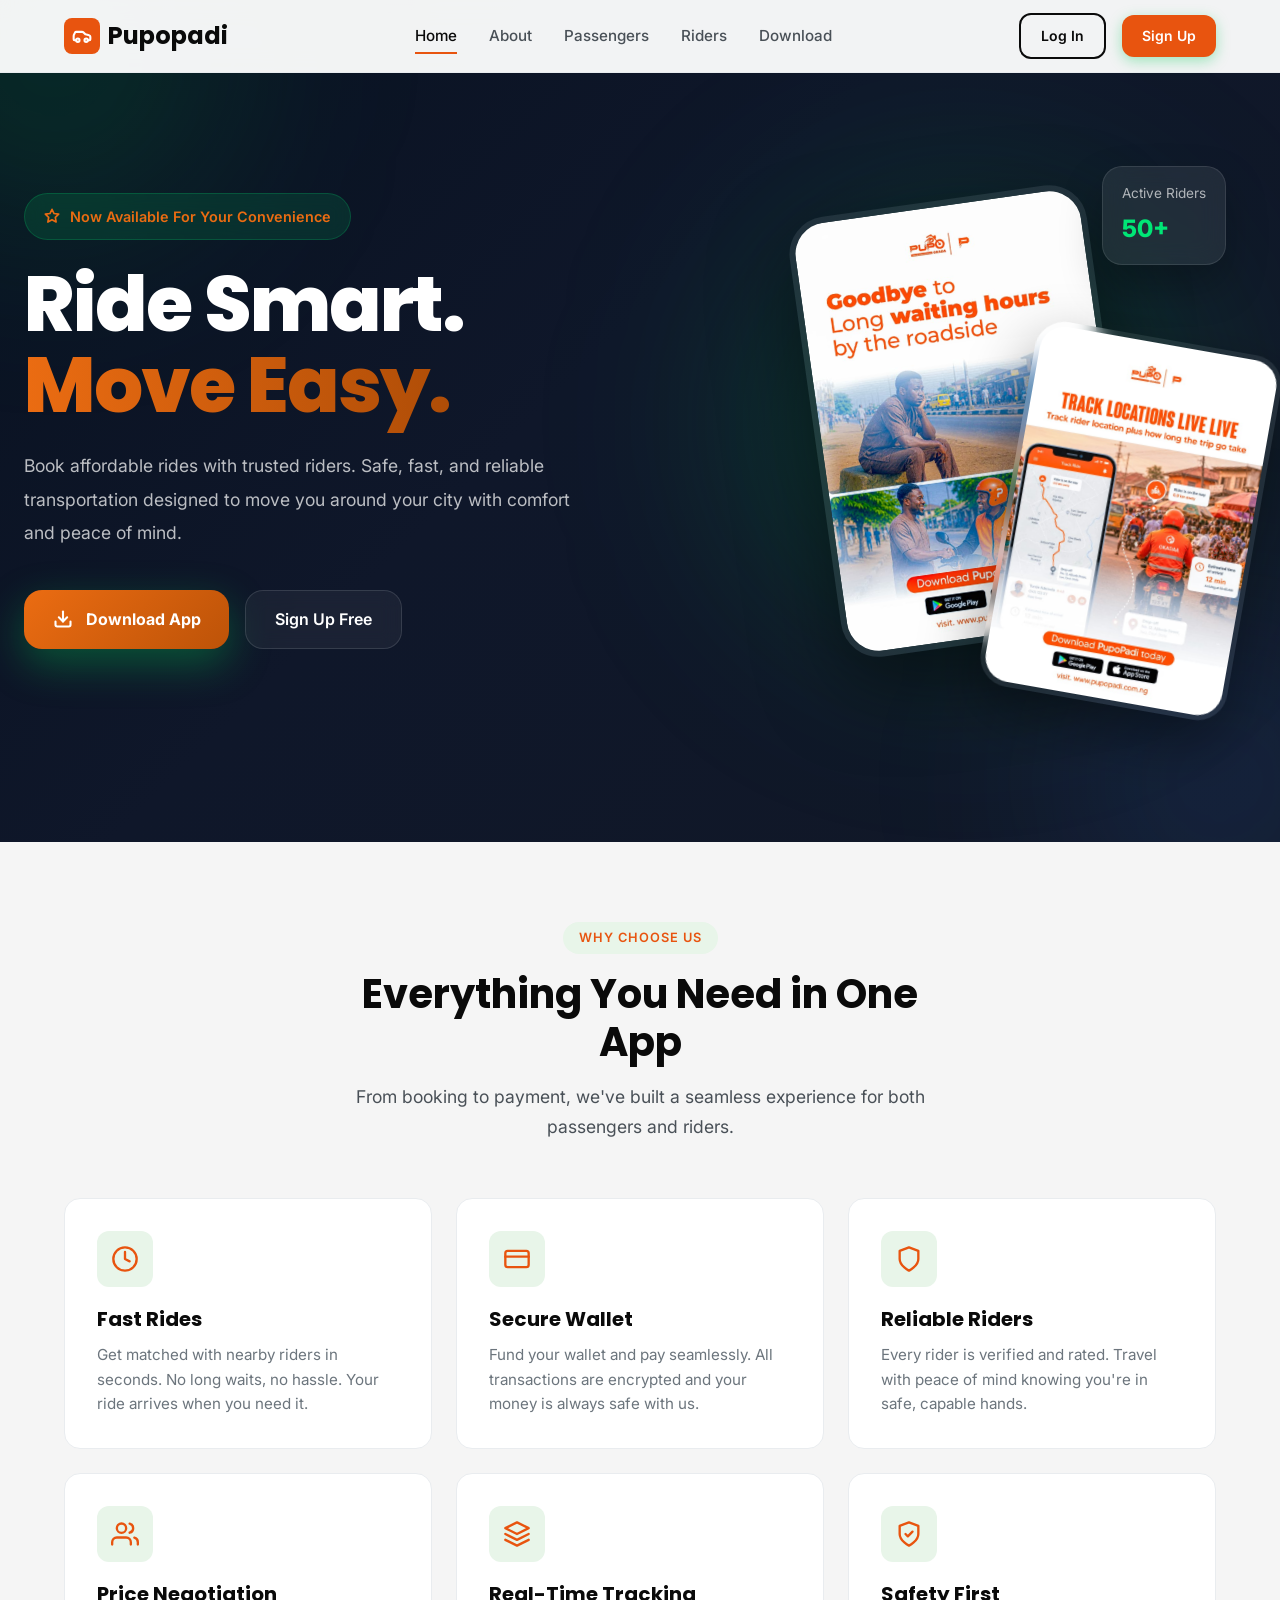
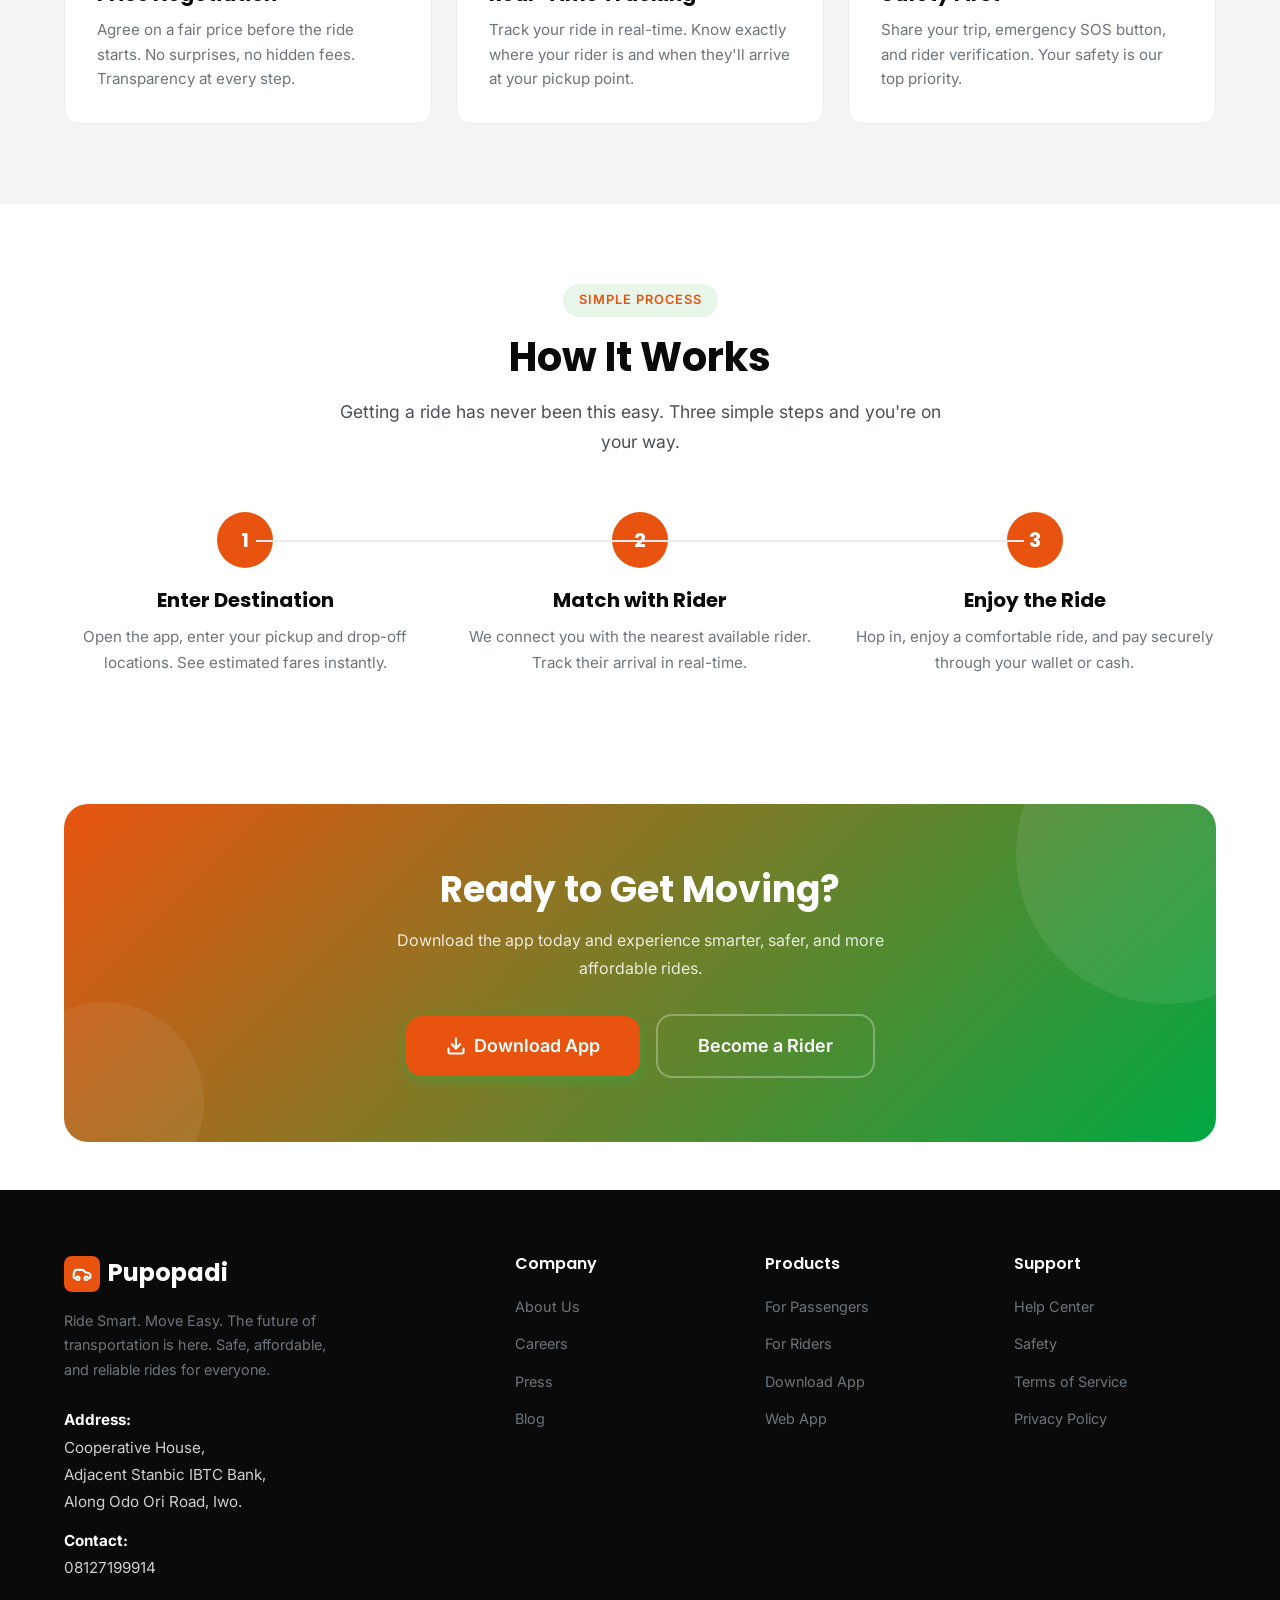
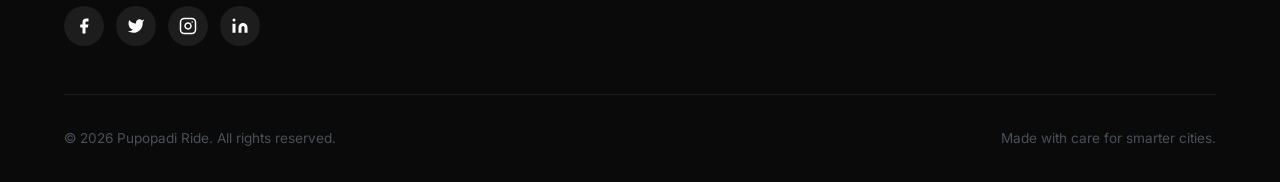
<file: index.html>
<!doctype html>
<html lang="en">
  <head>
    <meta charset="UTF-8" />
    <meta name="viewport" content="width=device-width, initial-scale=1.0" />
    <meta
      name="description"
      content="Pupopadi Ride - Ride Smart. Move Easy. Book affordable rides with trusted riders. Fast, secure, and reliable ride-hailing in your city."
    />
    <meta
      name="keywords"
      content="ride hailing, taxi app, book ride, rider app, transportation, Pupopadi"
    />
    <meta name="author" content="Pupopadi Ride" />
    <meta
      property="og:title"
      content="Pupopadi Ride - Ride Smart. Move Easy."
    />
    <meta
      property="og:description"
      content="Book affordable rides with trusted riders. Fast, secure, and reliable."
    />
    <meta property="og:type" content="website" />
    <meta property="og:url" content="https://pupopadi.com.ng" />
    <meta name="twitter:card" content="summary_large_image" />
    <title>Pupopadi Ride — Ride Smart. Move Easy.</title>
    <link rel="preconnect" href="https://fonts.googleapis.com" />
    <link rel="preconnect" href="https://fonts.gstatic.com" crossorigin />
    <link
      href="https://fonts.googleapis.com/css2?family=Inter:wght@400;500;600;700&family=Poppins:wght@600;700;800&display=swap"
      rel="stylesheet"
    />
    <link rel="stylesheet" href="css/styles.css" />

    <link rel="icon" type="image/svg+xml" href="assets/icon.png" />
  </head>

  <body>
    <a href="#main-content" class="skip-link">Skip to main content</a>

    <!-- Navbar -->
    <nav class="navbar" role="navigation" aria-label="Main navigation">
      <div class="container navbar-inner">
        <a href="index.html" class="logo" aria-label="Pupopadi Ride Home">
          <span class="logo-icon">
            <svg
              viewBox="0 0 24 24"
              fill="none"
              stroke="currentColor"
              stroke-width="2.5"
              stroke-linecap="round"
              stroke-linejoin="round"
            >
              <path
                d="M19 17h2c.6 0 1-.4 1-1v-3c0-.9-.7-1.7-1.5-1.9C18.7 10.6 16 10 16 10s-1.3-1.4-2.2-2.3c-.5-.4-1.1-.7-1.8-.7H5c-.6 0-1.1.4-1.4.9l-1.4 2.9A3.7 3.7 0 0 0 2 12v4c0 .6.4 1 1 1h2"
              />
              <circle cx="7" cy="17" r="2" />
              <circle cx="17" cy="17" r="2" />
            </svg>
          </span>
          Pupopadi
        </a>
        <div class="nav-links">
          <a href="index.html" class="nav-link active">Home</a>
          <a href="about.html" class="nav-link">About</a>
          <a href="passengers.html" class="nav-link">Passengers</a>
          <a href="riders.html" class="nav-link">Riders</a>
          <a href="download.html" class="nav-link">Download</a>
        </div>
        <div class="nav-cta">
          <a href="https://pupofront.vercel.app/" class="btn btn-outline btn-sm"
            >Log In</a
          >
          <a href="https://pupofront.vercel.app/" class="btn btn-primary btn-sm"
            >Sign Up</a
          >
        </div>
        <button
          class="menu-toggle"
          aria-label="Toggle menu"
          aria-expanded="false"
        >
          <span></span><span></span><span></span>
        </button>
      </div>
    </nav>

    <!-- Mobile Nav -->
    <div class="mobile-nav" role="dialog" aria-label="Mobile menu">
      <a href="index.html" class="nav-link active">Home</a>
      <a href="about.html" class="nav-link">About</a>
      <a href="passengers.html" class="nav-link">Passengers</a>
      <a href="riders.html" class="nav-link">Riders</a>
      <a href="download.html" class="nav-link">Download</a>
      <div class="btn-group">
        <a href="https://pupofront.vercel.app/" class="btn btn-outline"
          >Log In</a
        >
        <a href="https://pupofront.vercel.app/" class="btn btn-primary"
          >Sign Up</a
        >
      </div>
    </div>

    <main id="main-content">
      <!-- Hero Section -->

      <section
        style="
          padding: 6rem 1.5rem;
          background: linear-gradient(
            135deg,
            #081120 0%,
            #0f172a 45%,
            #111827 100%
          );
          overflow: hidden;
          position: relative;
        "
      >
        <!-- Background Blur Effects -->
        <div
          style="
            position: absolute;
            top: -120px;
            left: -120px;
            width: 350px;
            height: 350px;
            background: rgba(0, 200, 83, 0.15);
            filter: blur(100px);
            border-radius: 50%;
          "
        ></div>

        <div
          style="
            position: absolute;
            bottom: -100px;
            right: -100px;
            width: 320px;
            height: 320px;
            background: rgba(59, 130, 246, 0.12);
            filter: blur(100px);
            border-radius: 50%;
          "
        ></div>

        <div
          style="
            max-width: 1250px;
            margin: auto;
            display: grid;
            grid-template-columns: repeat(auto-fit, minmax(320px, 1fr));
            gap: 4rem;
            align-items: center;
            position: relative;
            z-index: 2;
          "
        >
          <!-- LEFT CONTENT -->
          <div>
            <!-- Badge -->
            <div
              style="
                display: inline-flex;
                align-items: center;
                gap: 0.6rem;
                background: rgba(0, 230, 118, 0.12);
                border: 1px solid rgba(0, 230, 118, 0.2);
                color: #eb6c12;
                padding: 0.7rem 1.2rem;
                border-radius: 999px;
                font-size: 0.9rem;
                font-weight: 600;
                margin-bottom: 1.5rem;
                backdrop-filter: blur(10px);
              "
            >
              <svg
                width="16"
                height="16"
                viewBox="0 0 24 24"
                fill="none"
                stroke="currentColor"
                stroke-width="2.5"
                stroke-linecap="round"
                stroke-linejoin="round"
              >
                <path
                  d="M12 2l3.09 6.26L22 9.27l-5 4.87 1.18 6.88L12 17.77l-6.18 3.25L7 14.14 2 9.27l6.91-1.01L12 2z"
                />
              </svg>

              Now Available For Your Convenience
            </div>

            <!-- Heading -->
            <h1
              style="
                font-size: clamp(2.8rem, 6vw, 5rem);
                line-height: 1.05;
                font-weight: 800;
                color: white;
                margin-bottom: 1.5rem;
                letter-spacing: -2px;
              "
            >
              Ride Smart.<br />

              <span
                style="
                  background: linear-gradient(90deg, #eb6c12, #af4d07);
                  -webkit-background-clip: text;
                  -webkit-text-fill-color: transparent;
                "
              >
                Move Easy.
              </span>
            </h1>

            <!-- Description -->
            <p
              style="
                color: rgba(255, 255, 255, 0.72);
                font-size: 1.1rem;
                line-height: 1.9;
                max-width: 580px;
                margin-bottom: 2.5rem;
              "
            >
              Book affordable rides with trusted riders. Safe, fast, and
              reliable transportation designed to move you around your city with
              comfort and peace of mind.
            </p>

            <!-- Buttons -->
            <div style="display: flex; gap: 1rem; flex-wrap: wrap">
              <!-- Download -->
              <a
                href="./pupopadi.apk"
                download="PupoPadi.apk"
                style="
                  background: linear-gradient(135deg, #eb6c12, #bd5308);
                  color: white;
                  text-decoration: none;
                  padding: 1rem 1.8rem;
                  border-radius: 18px;
                  font-weight: 700;
                  display: inline-flex;
                  align-items: center;
                  gap: 0.8rem;
                  box-shadow: 0 15px 40px rgba(0, 200, 83, 0.35);
                  transition: all 0.3s ease;
                "
              >
                <svg
                  width="20"
                  height="20"
                  viewBox="0 0 24 24"
                  fill="none"
                  stroke="currentColor"
                  stroke-width="2.5"
                  stroke-linecap="round"
                  stroke-linejoin="round"
                >
                  <path d="M21 15v4a2 2 0 0 1-2 2H5a2 2 0 0 1-2-2v-4" />
                  <polyline points="7 10 12 15 17 10" />
                  <line x1="12" y1="15" x2="12" y2="3" />
                </svg>

                Download App
              </a>

              <!-- Signup -->
              <a
                href="https://pupofront.vercel.app/"
                style="
                  border: 1px solid rgba(255, 255, 255, 0.12);
                  background: rgba(255, 255, 255, 0.05);
                  color: white;
                  text-decoration: none;
                  padding: 1rem 1.8rem;
                  border-radius: 18px;
                  font-weight: 600;
                  backdrop-filter: blur(10px);
                "
              >
                Sign Up Free
              </a>
            </div>
          </div>

          <!-- RIGHT IMAGE SHOWCASE -->
          <div
            style="
              position: relative;
              display: flex;
              justify-content: center;
              align-items: center;
              min-height: 650px;
            "
          >
            <!-- Glow -->
            <div
              style="
                position: absolute;
                width: 450px;
                height: 450px;
                background: rgba(0, 200, 83, 0.18);
                filter: blur(100px);
                border-radius: 50%;
              "
            ></div>

            <!-- Main Phone -->
            <img
              src="assets/app-banner-1.jfif"
              alt="Pupopadi Ride App"
              style="
                width: 300px;
                max-width: 100%;
                border-radius: 38px;
                position: relative;
                z-index: 2;
                box-shadow: 0 30px 80px rgba(0, 0, 0, 0.5);
                transform: rotate(-8deg);
                border: 6px solid rgba(255, 255, 255, 0.08);
              "
            />

            <!-- Floating Card -->
            <img
              src="assets/app-banner-2.jfif"
              alt="Ride Booking Screen"
              style="
                width: 250px;
                max-width: 80%;
                border-radius: 30px;
                position: absolute;
                right: 0;
                bottom: 40px;
                z-index: 3;
                box-shadow: 0 25px 60px rgba(0, 0, 0, 0.4);
                transform: rotate(10deg);
                border: 5px solid rgba(255, 255, 255, 0.08);
                backdrop-filter: blur(10px);
              "
            />

            <!-- Floating Stats Card -->
            <div
              style="
                position: absolute;
                top: 70px;
                right: 30px;
                z-index: 4;
                background: rgba(255, 255, 255, 0.08);
                border: 1px solid rgba(255, 255, 255, 0.1);
                backdrop-filter: blur(12px);
                padding: 1rem 1.2rem;
                border-radius: 20px;
                color: white;
                box-shadow: 0 20px 40px rgba(0, 0, 0, 0.25);
              "
            >
              <div
                style="
                  font-size: 0.85rem;
                  color: rgba(255, 255, 255, 0.65);
                  margin-bottom: 0.3rem;
                "
              >
                Active Riders
              </div>

              <div style="font-size: 1.5rem; font-weight: 800; color: #00e676">
                50+
              </div>
            </div>
          </div>
        </div>
      </section>
      <!-- Features Section -->
      <section class="section features" aria-label="Features">
        <div class="container">
          <div class="section-header fade-in">
            <span class="section-label">Why Choose Us</span>
            <h2 class="section-title">Everything You Need in One App</h2>
            <p class="section-desc">
              From booking to payment, we've built a seamless experience for
              both passengers and riders.
            </p>
          </div>
          <div class="grid grid-3">
            <article class="feature-card fade-in stagger-1">
              <div class="card-icon">
                <svg
                  viewBox="0 0 24 24"
                  fill="none"
                  stroke="currentColor"
                  stroke-width="2"
                  stroke-linecap="round"
                  stroke-linejoin="round"
                >
                  <circle cx="12" cy="12" r="10" />
                  <polyline points="12 6 12 12 16 14" />
                </svg>
              </div>
              <h3 class="card-title">Fast Rides</h3>
              <p class="card-text">
                Get matched with nearby riders in seconds. No long waits, no
                hassle. Your ride arrives when you need it.
              </p>
            </article>
            <article class="feature-card fade-in stagger-2">
              <div class="card-icon">
                <svg
                  viewBox="0 0 24 24"
                  fill="none"
                  stroke="currentColor"
                  stroke-width="2"
                  stroke-linecap="round"
                  stroke-linejoin="round"
                >
                  <rect x="2" y="5" width="20" height="14" rx="2" />
                  <line x1="2" y1="10" x2="22" y2="10" />
                </svg>
              </div>
              <h3 class="card-title">Secure Wallet</h3>
              <p class="card-text">
                Fund your wallet and pay seamlessly. All transactions are
                encrypted and your money is always safe with us.
              </p>
            </article>
            <article class="feature-card fade-in stagger-3">
              <div class="card-icon">
                <svg
                  viewBox="0 0 24 24"
                  fill="none"
                  stroke="currentColor"
                  stroke-width="2"
                  stroke-linecap="round"
                  stroke-linejoin="round"
                >
                  <path d="M12 22s8-4 8-10V5l-8-3-8 3v7c0 6 8 10 8 10z" />
                </svg>
              </div>
              <h3 class="card-title">Reliable Riders</h3>
              <p class="card-text">
                Every rider is verified and rated. Travel with peace of mind
                knowing you're in safe, capable hands.
              </p>
            </article>
            <article class="feature-card fade-in stagger-1">
              <div class="card-icon">
                <svg
                  viewBox="0 0 24 24"
                  fill="none"
                  stroke="currentColor"
                  stroke-width="2"
                  stroke-linecap="round"
                  stroke-linejoin="round"
                >
                  <path d="M17 21v-2a4 4 0 0 0-4-4H5a4 4 0 0 0-4 4v2" />
                  <circle cx="9" cy="7" r="4" />
                  <path d="M23 21v-2a4 4 0 0 0-3-3.87" />
                  <path d="M16 3.13a4 4 0 0 1 0 7.75" />
                </svg>
              </div>
              <h3 class="card-title">Price Negotiation</h3>
              <p class="card-text">
                Agree on a fair price before the ride starts. No surprises, no
                hidden fees. Transparency at every step.
              </p>
            </article>
            <article class="feature-card fade-in stagger-2">
              <div class="card-icon">
                <svg
                  viewBox="0 0 24 24"
                  fill="none"
                  stroke="currentColor"
                  stroke-width="2"
                  stroke-linecap="round"
                  stroke-linejoin="round"
                >
                  <path d="M12 2L2 7l10 5 10-5-10-5z" />
                  <path d="M2 17l10 5 10-5" />
                  <path d="M2 12l10 5 10-5" />
                </svg>
              </div>
              <h3 class="card-title">Real-Time Tracking</h3>
              <p class="card-text">
                Track your ride in real-time. Know exactly where your rider is
                and when they'll arrive at your pickup point.
              </p>
            </article>
            <article class="feature-card fade-in stagger-3">
              <div class="card-icon">
                <svg
                  viewBox="0 0 24 24"
                  fill="none"
                  stroke="currentColor"
                  stroke-width="2"
                  stroke-linecap="round"
                  stroke-linejoin="round"
                >
                  <path d="M12 22s8-4 8-10V5l-8-3-8 3v7c0 6 8 10 8 10z" />
                  <path d="M9 12l2 2 4-4" />
                </svg>
              </div>
              <h3 class="card-title">Safety First</h3>
              <p class="card-text">
                Share your trip, emergency SOS button, and rider verification.
                Your safety is our top priority.
              </p>
            </article>
          </div>
        </div>
      </section>

      <!-- How It Works -->
      <section class="section" id="how-it-works" aria-label="How it works">
        <div class="container">
          <div class="section-header fade-in">
            <span class="section-label">Simple Process</span>
            <h2 class="section-title">How It Works</h2>
            <p class="section-desc">
              Getting a ride has never been this easy. Three simple steps and
              you're on your way.
            </p>
          </div>
          <div class="steps">
            <div class="step fade-in stagger-1">
              <div class="step-number">1</div>
              <h3 class="step-title">Enter Destination</h3>
              <p class="step-text">
                Open the app, enter your pickup and drop-off locations. See
                estimated fares instantly.
              </p>
            </div>
            <div class="step fade-in stagger-2">
              <div class="step-number">2</div>
              <h3 class="step-title">Match with Rider</h3>
              <p class="step-text">
                We connect you with the nearest available rider. Track their
                arrival in real-time.
              </p>
            </div>
            <div class="step fade-in stagger-3">
              <div class="step-number">3</div>
              <h3 class="step-title">Enjoy the Ride</h3>
              <p class="step-text">
                Hop in, enjoy a comfortable ride, and pay securely through your
                wallet or cash.
              </p>
            </div>
          </div>
        </div>
      </section>
      <!-- CTA Banner -->
      <section class="section section-sm" aria-label="Call to action">
        <div class="container">
          <div class="cta-banner fade-in">
            <h2>Ready to Get Moving?</h2>
            <p>
              Download the app today and experience smarter, safer, and more
              affordable rides.
            </p>
            <div class="btn-group">
              <a
                href="./pupopadi.apk"
                download="PupoPadi.apk"
                class="btn btn-primary btn-lg"
                data-track="download_app"
                data-label="hero_cta"
              >
                <svg
                  width="20"
                  height="20"
                  viewBox="0 0 24 24"
                  fill="none"
                  stroke="currentColor"
                  stroke-width="2.5"
                  stroke-linecap="round"
                  stroke-linejoin="round"
                >
                  <path d="M21 15v4a2 2 0 0 1-2 2H5a2 2 0 0 1-2-2v-4" />
                  <polyline points="7 10 12 15 17 10" />
                  <line x1="12" y1="15" x2="12" y2="3" />
                </svg>
                Download App
              </a>
              <a
                href="riders.html"
                class="btn btn-outline-white btn-lg"
                data-track="become_rider"
                data-label="cta_banner"
                >Become a Rider</a
              >
            </div>
          </div>
        </div>
      </section>
    </main>

    <!-- Footer -->
    <footer class="footer" role="contentinfo">
      <div class="container">
        <div class="footer-grid">
          <div class="footer-brand">
            <a href="index.html" class="logo">
              <span class="logo-icon">
                <svg
                  viewBox="0 0 24 24"
                  fill="none"
                  stroke="currentColor"
                  stroke-width="2.5"
                  stroke-linecap="round"
                  stroke-linejoin="round"
                >
                  <path
                    d="M19 17h2c.6 0 1-.4 1-1v-3c0-.9-.7-1.7-1.5-1.9C18.7 10.6 16 10 16 10s-1.3-1.4-2.2-2.3c-.5-.4-1.1-.7-1.8-.7H5c-.6 0-1.1.4-1.4.9l-1.4 2.9A3.7 3.7 0 0 0 2 12v4c0 .6.4 1 1 1h2"
                  />
                  <circle cx="7" cy="17" r="2" />
                  <circle cx="17" cy="17" r="2" />
                </svg>
              </span>
              Pupopadi
            </a>

            <p>
              Ride Smart. Move Easy. The future of transportation is here. Safe,
              affordable, and reliable rides for everyone.
            </p>

            <!-- Address & Contact -->
            <div
              style="
                margin-top: 1.5rem;
                line-height: 1.8;
                font-size: 0.95rem;
                color: rgba(255, 255, 255, 0.8);
              "
            >
              <div style="margin-bottom: 0.7rem">
                <strong style="color: #fff">Address:</strong><br />
                Cooperative House,<br />
                Adjacent Stanbic IBTC Bank,<br />
                Along Odo Ori Road, Iwo.
              </div>

              <div>
                <strong style="color: #fff">Contact:</strong><br />
                <a
                  href="tel:08127199914"
                  style="color: rgba(255, 255, 255, 0.8); text-decoration: none"
                >
                  08127199914
                </a>
              </div>
            </div>

            <div class="footer-social">
              <a href="#" aria-label="Facebook"
                ><svg viewBox="0 0 24 24" fill="currentColor">
                  <path
                    d="M18 2h-3a5 5 0 0 0-5 5v3H7v4h3v8h4v-8h3l1-4h-4V7a1 1 0 0 1 1-1h3z"
                  /></svg
              ></a>

              <a href="#" aria-label="Twitter"
                ><svg viewBox="0 0 24 24" fill="currentColor">
                  <path
                    d="M23 3a10.9 10.9 0 0 1-3.14 1.53 4.48 4.48 0 0 0-7.86 3v1A10.66 10.66 0 0 1 3 4s-4 9 5 13a11.64 11.64 0 0 1-7 2c9 5 20 0 20-11.5a4.5 4.5 0 0 0-.08-.83A7.72 7.72 0 0 0 23 3z"
                  /></svg
              ></a>

              <a href="#" aria-label="Instagram"
                ><svg
                  viewBox="0 0 24 24"
                  fill="none"
                  stroke="currentColor"
                  stroke-width="2"
                  stroke-linecap="round"
                  stroke-linejoin="round"
                >
                  <rect x="2" y="2" width="20" height="20" rx="5" ry="5" />
                  <path d="M16 11.37A4 4 0 1 1 12.63 8 4 4 0 0 1 16 11.37z" />
                  <line x1="17.5" y1="6.5" x2="17.51" y2="6.5" /></svg
              ></a>

              <a href="#" aria-label="LinkedIn"
                ><svg viewBox="0 0 24 24" fill="currentColor">
                  <path
                    d="M16 8a6 6 0 0 1 6 6v7h-4v-7a2 2 0 0 0-2-2 2 2 0 0 0-2 2v7h-4v-7a6 6 0 0 1 6-6z"
                  />
                  <rect x="2" y="9" width="4" height="12" />
                  <circle cx="4" cy="4" r="2" /></svg
              ></a>
            </div>
          </div>

          <div>
            <h4 class="footer-title">Company</h4>
            <ul class="footer-links">
              <li><a href="about.html">About Us</a></li>
              <li><a href="about.html#careers">Careers</a></li>
              <li><a href="about.html#press">Press</a></li>
              <li><a href="about.html#blog">Blog</a></li>
            </ul>
          </div>

          <div>
            <h4 class="footer-title">Products</h4>
            <ul class="footer-links">
              <li><a href="passengers.html">For Passengers</a></li>
              <li><a href="riders.html">For Riders</a></li>
              <li><a href="download.html">Download App</a></li>
              <li>
                <a href="#" target="_blank"> Web App </a>
              </li>
            </ul>
          </div>

          <div>
            <h4 class="footer-title">Support</h4>
            <ul class="footer-links">
              <li><a href="about.html#help">Help Center</a></li>
              <li><a href="about.html#safety">Safety</a></li>
              <li><a href="about.html#terms">Terms of Service</a></li>
              <li><a href="about.html#privacy">Privacy Policy</a></li>
            </ul>
          </div>
        </div>

        <div class="footer-bottom">
          <p>&copy; 2026 Pupopadi Ride. All rights reserved.</p>
          <p>Made with care for smarter cities.</p>
        </div>
      </div>
    </footer>

    <script src="js/script.js"></script>
  </body>
</html>
</file>
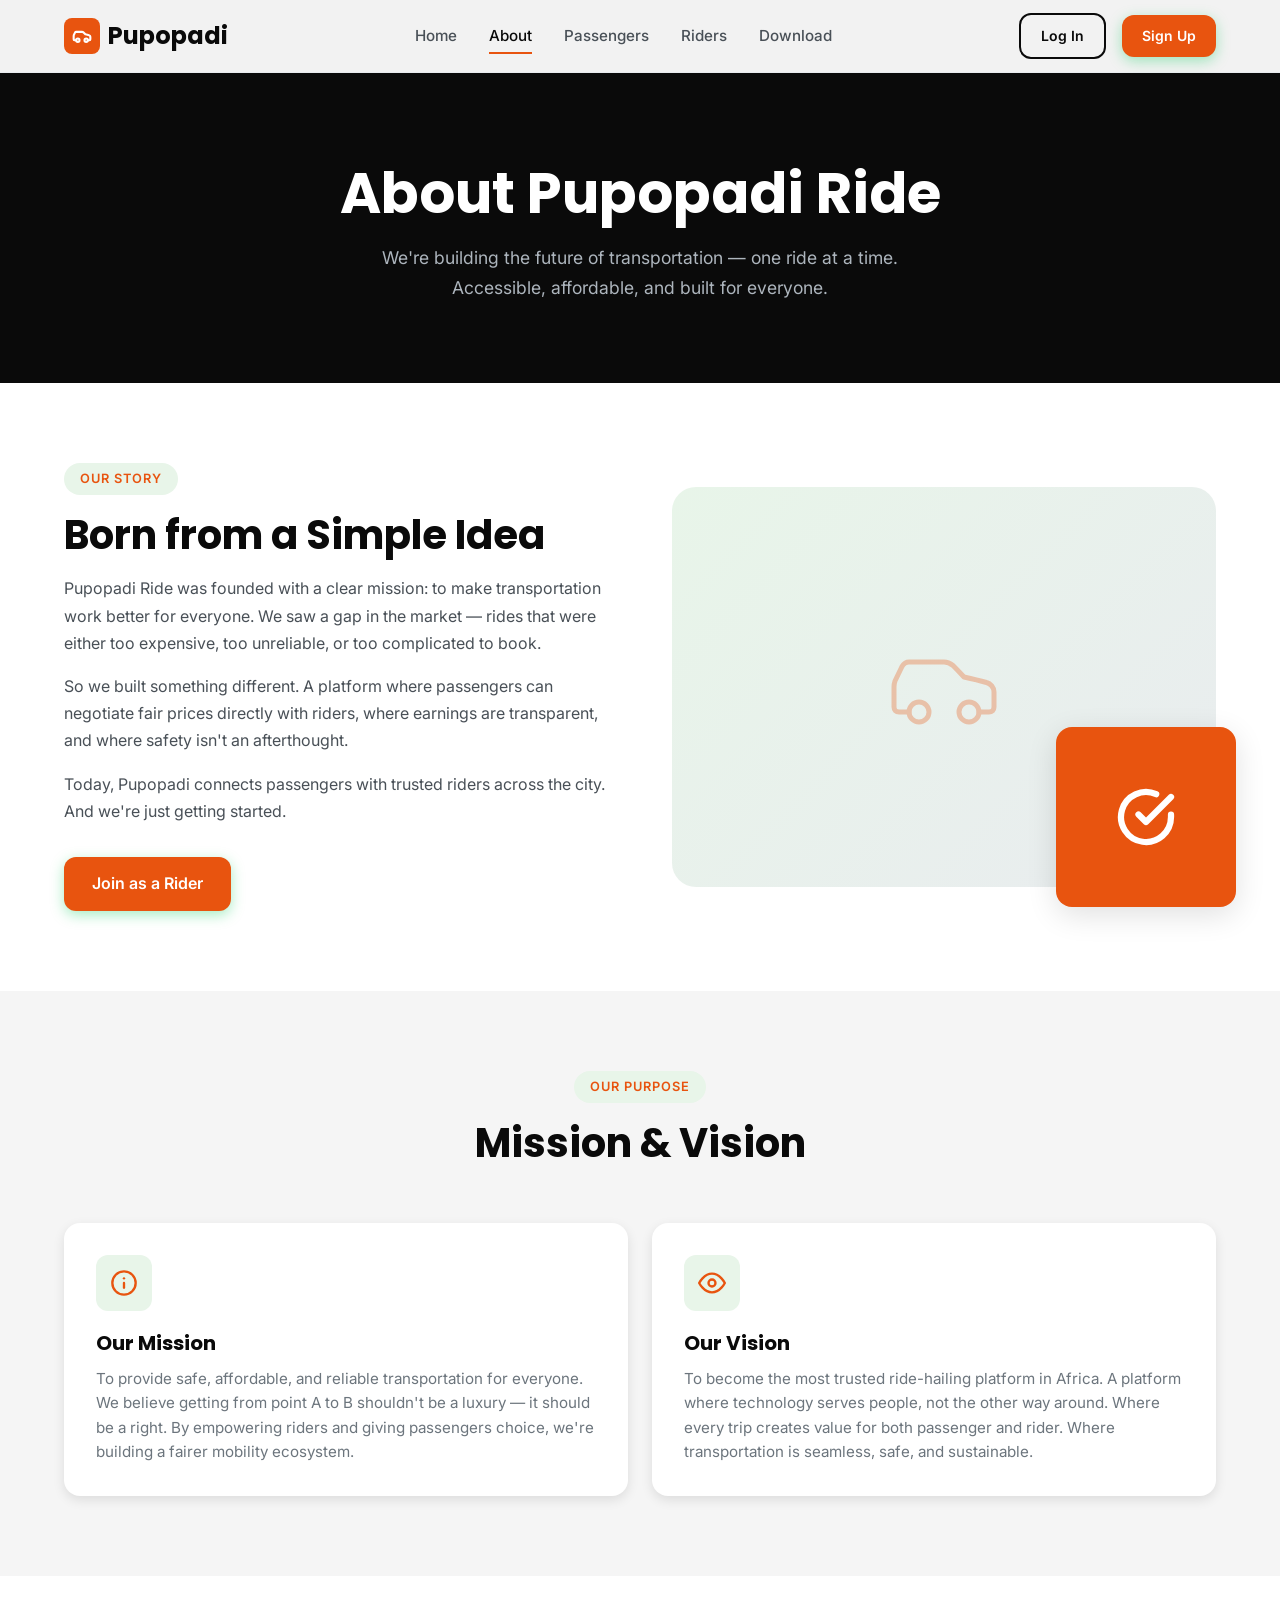
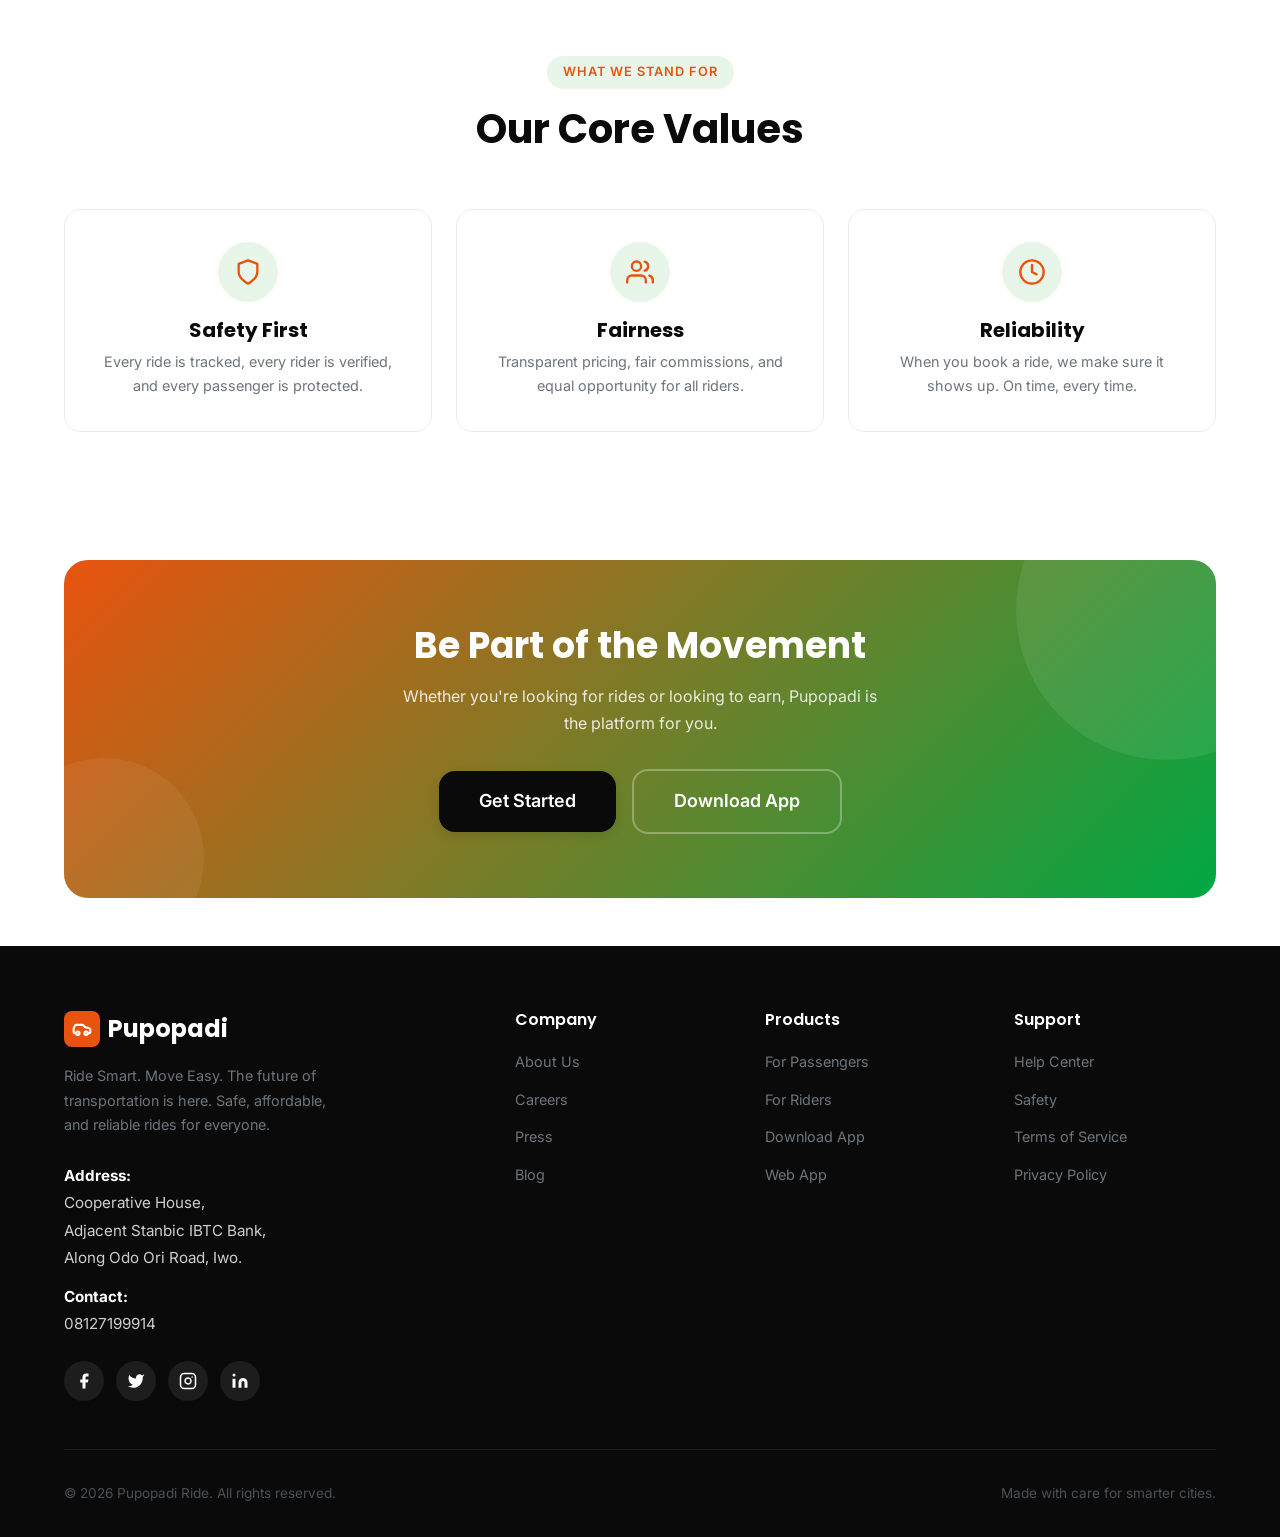
<file: about.html>
<!DOCTYPE html>
<html lang="en">
<head>
  <meta charset="UTF-8">
  <meta name="viewport" content="width=device-width, initial-scale=1.0">
  <meta name="description" content="About Pupopadi Ride - Our mission is to make transportation accessible, affordable, and safe for everyone.">
  <meta name="keywords" content="about Pupopadi, ride hailing mission, transportation company">
  <title>About Us — Pupopadi Ride</title>
  <link rel="preconnect" href="https://fonts.googleapis.com">
  <link rel="preconnect" href="https://fonts.gstatic.com" crossorigin>
  <link href="https://fonts.googleapis.com/css2?family=Inter:wght@400;500;600;700&family=Poppins:wght@600;700;800&display=swap" rel="stylesheet">
  <link rel="stylesheet" href="css/styles.css">
  <link rel="icon" type="image/svg+xml" href="assets/icon.png">
</head>
<body>
  <a href="#main-content" class="skip-link">Skip to main content</a>

  <!-- Navbar -->
  <nav class="navbar" role="navigation" aria-label="Main navigation">
    <div class="container navbar-inner">
      <a href="index.html" class="logo" aria-label="Pupopadi Ride Home">
        <span class="logo-icon">
          <svg viewBox="0 0 24 24" fill="none" stroke="currentColor" stroke-width="2.5" stroke-linecap="round" stroke-linejoin="round"><path d="M19 17h2c.6 0 1-.4 1-1v-3c0-.9-.7-1.7-1.5-1.9C18.7 10.6 16 10 16 10s-1.3-1.4-2.2-2.3c-.5-.4-1.1-.7-1.8-.7H5c-.6 0-1.1.4-1.4.9l-1.4 2.9A3.7 3.7 0 0 0 2 12v4c0 .6.4 1 1 1h2"/><circle cx="7" cy="17" r="2"/><circle cx="17" cy="17" r="2"/></svg>
        </span>
        Pupopadi
      </a>
      <div class="nav-links">
        <a href="index.html" class="nav-link">Home</a>
        <a href="about.html" class="nav-link active">About</a>
        <a href="passengers.html" class="nav-link">Passengers</a>
        <a href="riders.html" class="nav-link">Riders</a>
        <a href="download.html" class="nav-link">Download</a>
      </div>
      <div class="nav-cta">
        <a href="https://pupofront.vercel.app/" class="btn btn-outline btn-sm">Log In</a>
        <a href="https://pupofront.vercel.app/" class="btn btn-primary btn-sm">Sign Up</a>
      </div>
      <button class="menu-toggle" aria-label="Toggle menu" aria-expanded="false">
        <span></span><span></span><span></span>
      </button>
    </div>
  </nav>

  <!-- Mobile Nav -->
  <div class="mobile-nav" role="dialog" aria-label="Mobile menu">
    <a href="index.html" class="nav-link">Home</a>
    <a href="about.html" class="nav-link active">About</a>
    <a href="passengers.html" class="nav-link">Passengers</a>
    <a href="riders.html" class="nav-link">Riders</a>
    <a href="download.html" class="nav-link">Download</a>
    <div class="btn-group">
      <a href="https://pupofront.vercel.app/" class="btn btn-outline">Log In</a>
      <a href="https://pupofront.vercel.app/" class="btn btn-primary">Sign Up</a>
    </div>
  </div>

  <main id="main-content">
    <!-- Page Hero -->
    <section class="page-hero" aria-label="About hero">
      <div class="container">
        <h1>About Pupopadi Ride</h1>
        <p>We're building the future of transportation — one ride at a time. Accessible, affordable, and built for everyone.</p>
      </div>
    </section>

    <!-- Our Story -->
    <section class="section" aria-label="Our story">
      <div class="container">
        <div class="about-content">
          <div class="about-text fade-in">
            <span class="section-label">Our Story</span>
            <h2 class="section-title">Born from a Simple Idea</h2>
            <p>Pupopadi Ride was founded with a clear mission: to make transportation work better for everyone. We saw a gap in the market — rides that were either too expensive, too unreliable, or too complicated to book.</p>
            <p class="mt-2">So we built something different. A platform where passengers can negotiate fair prices directly with riders, where earnings are transparent, and where safety isn't an afterthought.</p>
            <p class="mt-2">Today, Pupopadi connects passengers with trusted riders across the city. And we're just getting started.</p>
            <div class="mt-4">
              <a href="riders.html" class="btn btn-primary" data-track="become_rider" data-label="about_page">Join as a Rider</a>
            </div>
          </div>
          <div class="about-image fade-in stagger-2">
            <div class="about-image-main">
              <svg viewBox="0 0 24 24" fill="none" stroke="currentColor" stroke-width="1" stroke-linecap="round" stroke-linejoin="round"><path d="M19 17h2c.6 0 1-.4 1-1v-3c0-.9-.7-1.7-1.5-1.9C18.7 10.6 16 10 16 10s-1.3-1.4-2.2-2.3c-.5-.4-1.1-.7-1.8-.7H5c-.6 0-1.1.4-1.4.9l-1.4 2.9A3.7 3.7 0 0 0 2 12v4c0 .6.4 1 1 1h2"/><circle cx="7" cy="17" r="2"/><circle cx="17" cy="17" r="2"/></svg>
            </div>
            <div class="about-image-accent">
              <svg viewBox="0 0 24 24" fill="none" stroke="currentColor" stroke-width="2.5" stroke-linecap="round" stroke-linejoin="round"><path d="M22 11.08V12a10 10 0 1 1-5.93-9.14"/><polyline points="22 4 12 14.01 9 11.01"/></svg>
            </div>
          </div>
        </div>
      </div>
    </section>

    <!-- Mission & Vision -->
    <section class="section features" aria-label="Mission and vision">
      <div class="container">
        <div class="section-header fade-in">
          <span class="section-label">Our Purpose</span>
          <h2 class="section-title">Mission & Vision</h2>
        </div>
        <div class="grid grid-2">
          <article class="card fade-in stagger-1">
            <div class="card-icon">
              <svg viewBox="0 0 24 24" fill="none" stroke="currentColor" stroke-width="2" stroke-linecap="round" stroke-linejoin="round"><circle cx="12" cy="12" r="10"/><path d="M12 16v-4"/><path d="M12 8h.01"/></svg>
            </div>
            <h3 class="card-title">Our Mission</h3>
            <p class="card-text">To provide safe, affordable, and reliable transportation for everyone. We believe getting from point A to B shouldn't be a luxury — it should be a right. By empowering riders and giving passengers choice, we're building a fairer mobility ecosystem.</p>
          </article>
          <article class="card fade-in stagger-2">
            <div class="card-icon">
              <svg viewBox="0 0 24 24" fill="none" stroke="currentColor" stroke-width="2" stroke-linecap="round" stroke-linejoin="round"><path d="M1 12s4-8 11-8 11 8 11 8-4 8-11 8-11-8-11-8z"/><circle cx="12" cy="12" r="3"/></svg>
            </div>
            <h3 class="card-title">Our Vision</h3>
            <p class="card-text">To become the most trusted ride-hailing platform in Africa. A platform where technology serves people, not the other way around. Where every trip creates value for both passenger and rider. Where transportation is seamless, safe, and sustainable.</p>
          </article>
        </div>
      </div>
    </section>

    <!-- Values -->
    <section class="section" aria-label="Our values">
      <div class="container">
        <div class="section-header fade-in">
          <span class="section-label">What We Stand For</span>
          <h2 class="section-title">Our Core Values</h2>
        </div>
        <div class="values-grid">
          <div class="value-card fade-in stagger-1">
            <div class="value-icon">
              <svg viewBox="0 0 24 24" fill="none" stroke="currentColor" stroke-width="2" stroke-linecap="round" stroke-linejoin="round"><path d="M12 22s8-4 8-10V5l-8-3-8 3v7c0 6 8 10 8 10z"/></svg>
            </div>
            <h4>Safety First</h4>
            <p class="mt-1" style="font-size:0.9rem;color:var(--gray-500);">Every ride is tracked, every rider is verified, and every passenger is protected.</p>
          </div>
          <div class="value-card fade-in stagger-2">
            <div class="value-icon">
              <svg viewBox="0 0 24 24" fill="none" stroke="currentColor" stroke-width="2" stroke-linecap="round" stroke-linejoin="round"><path d="M17 21v-2a4 4 0 0 0-4-4H5a4 4 0 0 0-4 4v2"/><circle cx="9" cy="7" r="4"/><path d="M23 21v-2a4 4 0 0 0-3-3.87"/><path d="M16 3.13a4 4 0 0 1 0 7.75"/></svg>
            </div>
            <h4>Fairness</h4>
            <p class="mt-1" style="font-size:0.9rem;color:var(--gray-500);">Transparent pricing, fair commissions, and equal opportunity for all riders.</p>
          </div>
          <div class="value-card fade-in stagger-3">
            <div class="value-icon">
              <svg viewBox="0 0 24 24" fill="none" stroke="currentColor" stroke-width="2" stroke-linecap="round" stroke-linejoin="round"><circle cx="12" cy="12" r="10"/><polyline points="12 6 12 12 16 14"/></svg>
            </div>
            <h4>Reliability</h4>
            <p class="mt-1" style="font-size:0.9rem;color:var(--gray-500);">When you book a ride, we make sure it shows up. On time, every time.</p>
          </div>
        </div>
      </div>
    </section>

    <!-- CTA Banner -->
    <section class="section section-sm" aria-label="Call to action">
      <div class="container">
        <div class="cta-banner fade-in">
          <h2>Be Part of the Movement</h2>
          <p>Whether you're looking for rides or looking to earn, Pupopadi is the platform for you.</p>
          <div class="btn-group">
            <a href="https://pupofront.vercel.app/" class="btn btn-dark btn-lg" data-track="signup_click" data-label="about_cta">Get Started</a>
            <a href="download.html" class="btn btn-outline-white btn-lg" data-track="download_app" data-label="about_cta">Download App</a>
          </div>
        </div>
      </div>
    </section>
  </main>

  <!-- Footer -->
 <footer class="footer" role="contentinfo">
      <div class="container">
        <div class="footer-grid">
          <div class="footer-brand">
            <a href="index.html" class="logo">
              <span class="logo-icon">
                <svg
                  viewBox="0 0 24 24"
                  fill="none"
                  stroke="currentColor"
                  stroke-width="2.5"
                  stroke-linecap="round"
                  stroke-linejoin="round"
                >
                  <path
                    d="M19 17h2c.6 0 1-.4 1-1v-3c0-.9-.7-1.7-1.5-1.9C18.7 10.6 16 10 16 10s-1.3-1.4-2.2-2.3c-.5-.4-1.1-.7-1.8-.7H5c-.6 0-1.1.4-1.4.9l-1.4 2.9A3.7 3.7 0 0 0 2 12v4c0 .6.4 1 1 1h2"
                  />
                  <circle cx="7" cy="17" r="2" />
                  <circle cx="17" cy="17" r="2" />
                </svg>
              </span>
              Pupopadi
            </a>

            <p>
              Ride Smart. Move Easy. The future of transportation is here. Safe,
              affordable, and reliable rides for everyone.
            </p>

            <!-- Address & Contact -->
            <div
              style="
                margin-top: 1.5rem;
                line-height: 1.8;
                font-size: 0.95rem;
                color: rgba(255, 255, 255, 0.8);
              "
            >
              <div style="margin-bottom: 0.7rem">
                <strong style="color: #fff">Address:</strong><br />
                Cooperative House,<br />
                Adjacent Stanbic IBTC Bank,<br />
                Along Odo Ori Road, Iwo.
              </div>

              <div>
                <strong style="color: #fff">Contact:</strong><br />
                <a
                  href="tel:08127199914"
                  style="color: rgba(255, 255, 255, 0.8); text-decoration: none"
                >
                  08127199914
                </a>
              </div>
            </div>

            <div class="footer-social">
              <a href="#" aria-label="Facebook"
                ><svg viewBox="0 0 24 24" fill="currentColor">
                  <path
                    d="M18 2h-3a5 5 0 0 0-5 5v3H7v4h3v8h4v-8h3l1-4h-4V7a1 1 0 0 1 1-1h3z"
                  /></svg
              ></a>

              <a href="#" aria-label="Twitter"
                ><svg viewBox="0 0 24 24" fill="currentColor">
                  <path
                    d="M23 3a10.9 10.9 0 0 1-3.14 1.53 4.48 4.48 0 0 0-7.86 3v1A10.66 10.66 0 0 1 3 4s-4 9 5 13a11.64 11.64 0 0 1-7 2c9 5 20 0 20-11.5a4.5 4.5 0 0 0-.08-.83A7.72 7.72 0 0 0 23 3z"
                  /></svg
              ></a>

              <a href="#" aria-label="Instagram"
                ><svg
                  viewBox="0 0 24 24"
                  fill="none"
                  stroke="currentColor"
                  stroke-width="2"
                  stroke-linecap="round"
                  stroke-linejoin="round"
                >
                  <rect x="2" y="2" width="20" height="20" rx="5" ry="5" />
                  <path d="M16 11.37A4 4 0 1 1 12.63 8 4 4 0 0 1 16 11.37z" />
                  <line x1="17.5" y1="6.5" x2="17.51" y2="6.5" /></svg
              ></a>

              <a href="#" aria-label="LinkedIn"
                ><svg viewBox="0 0 24 24" fill="currentColor">
                  <path
                    d="M16 8a6 6 0 0 1 6 6v7h-4v-7a2 2 0 0 0-2-2 2 2 0 0 0-2 2v7h-4v-7a6 6 0 0 1 6-6z"
                  />
                  <rect x="2" y="9" width="4" height="12" />
                  <circle cx="4" cy="4" r="2" /></svg
              ></a>
            </div>
          </div>

          <div>
            <h4 class="footer-title">Company</h4>
            <ul class="footer-links">
              <li><a href="about.html">About Us</a></li>
              <li><a href="about.html#careers">Careers</a></li>
              <li><a href="about.html#press">Press</a></li>
              <li><a href="about.html#blog">Blog</a></li>
            </ul>
          </div>

          <div>
            <h4 class="footer-title">Products</h4>
            <ul class="footer-links">
              <li><a href="passengers.html">For Passengers</a></li>
              <li><a href="riders.html">For Riders</a></li>
              <li><a href="download.html">Download App</a></li>
              <li>
                <a href="#" target="_blank"> Web App </a>
              </li>
            </ul>
          </div>

          <div>
            <h4 class="footer-title">Support</h4>
            <ul class="footer-links">
              <li><a href="about.html#help">Help Center</a></li>
              <li><a href="about.html#safety">Safety</a></li>
              <li><a href="about.html#terms">Terms of Service</a></li>
              <li><a href="about.html#privacy">Privacy Policy</a></li>
            </ul>
          </div>
        </div>

        <div class="footer-bottom">
          <p>&copy; 2026 Pupopadi Ride. All rights reserved.</p>
          <p>Made with care for smarter cities.</p>
        </div>
      </div>
    </footer>

  <script src="js/script.js"></script>
</body>
</html>
</file>
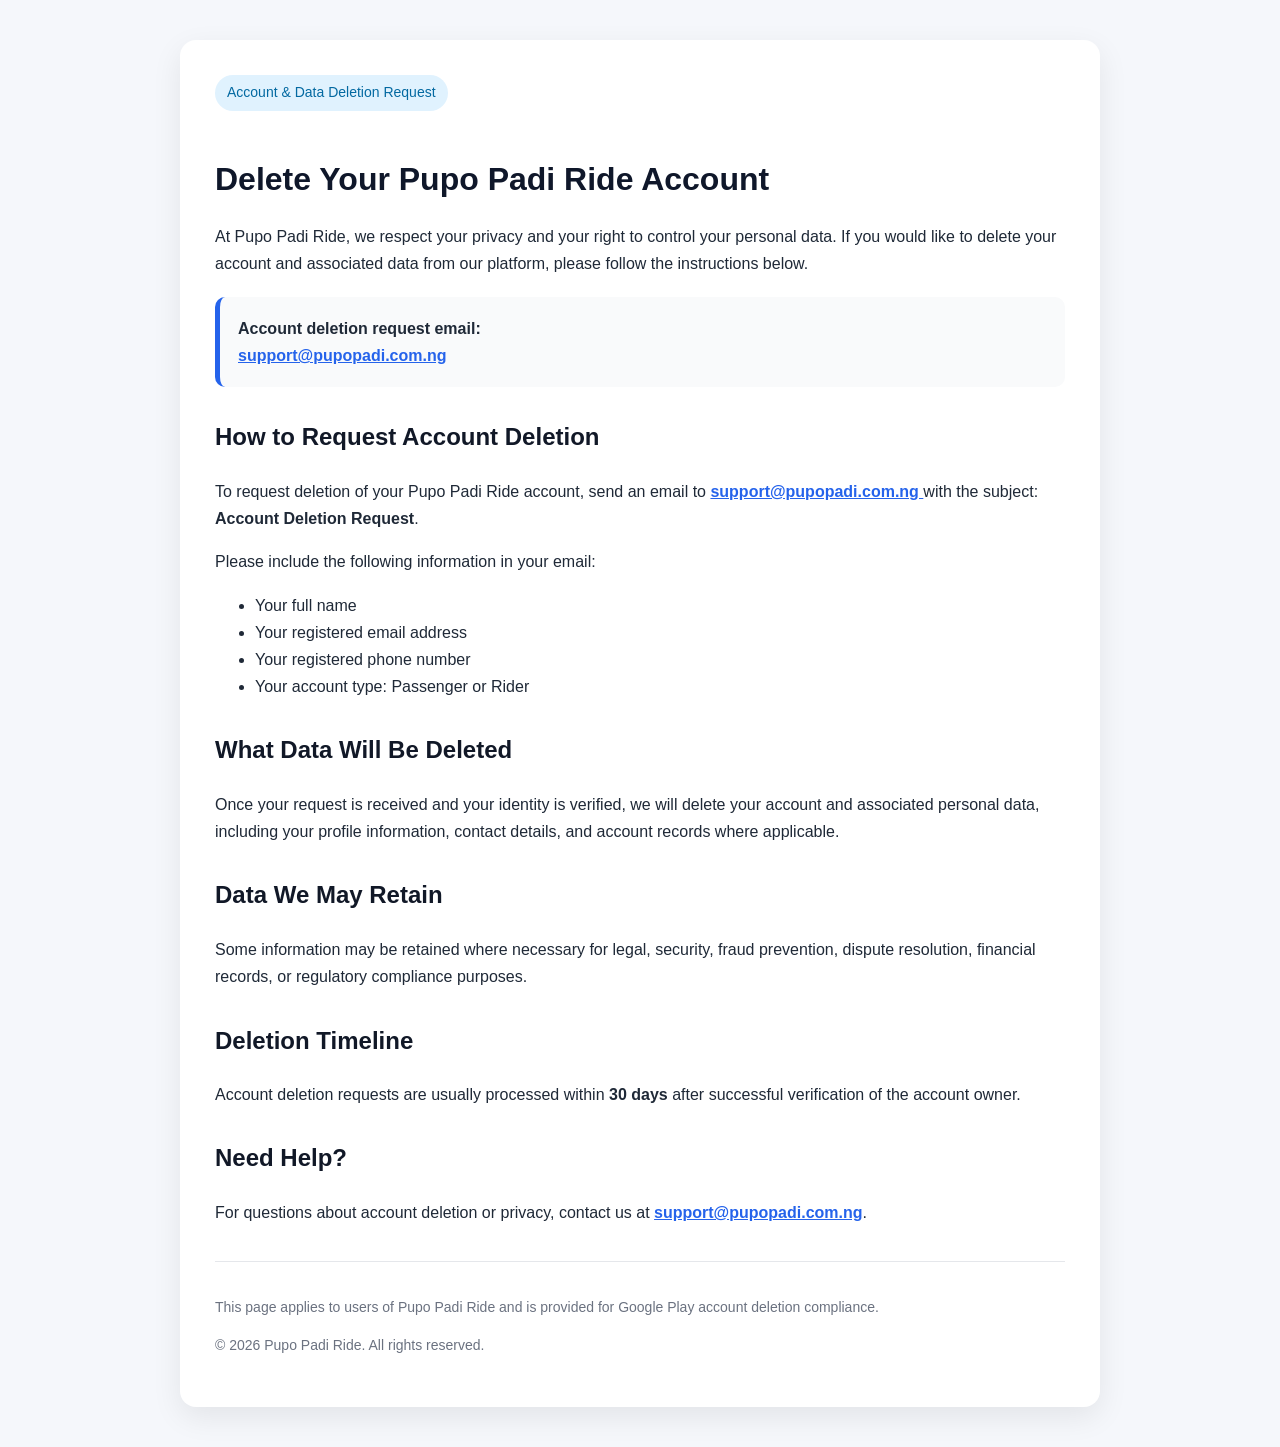
<file: delete-account.html>
<!DOCTYPE html>
<html lang="en">
<head>
  <meta charset="UTF-8" />
  <meta name="viewport" content="width=device-width, initial-scale=1.0" />
  <title>Delete Account | Pupo Padi Ride</title>
  <style>
    body {
      margin: 0;
      font-family: Arial, sans-serif;
      background: #f5f7fb;
      color: #1f2937;
      line-height: 1.7;
    }

    .container {
      max-width: 850px;
      margin: 40px auto;
      background: #ffffff;
      padding: 35px;
      border-radius: 16px;
      box-shadow: 0 10px 30px rgba(0,0,0,0.08);
    }

    h1 {
      color: #0f172a;
      margin-bottom: 10px;
    }

    h2 {
      color: #111827;
      margin-top: 30px;
    }

    .badge {
      display: inline-block;
      background: #e0f2fe;
      color: #0369a1;
      padding: 6px 12px;
      border-radius: 999px;
      font-size: 14px;
      margin-bottom: 20px;
    }

    .box {
      background: #f9fafb;
      border-left: 5px solid #2563eb;
      padding: 18px;
      border-radius: 10px;
      margin: 20px 0;
    }

    a {
      color: #2563eb;
      font-weight: bold;
    }

    .footer {
      margin-top: 35px;
      font-size: 14px;
      color: #6b7280;
      border-top: 1px solid #e5e7eb;
      padding-top: 20px;
    }

    @media (max-width: 600px) {
      .container {
        margin: 15px;
        padding: 25px;
      }
    }
  </style>
</head>
<body>

  <main class="container">
    <span class="badge">Account & Data Deletion Request</span>

    <h1>Delete Your Pupo Padi Ride Account</h1>

    <p>
      At Pupo Padi Ride, we respect your privacy and your right to control your personal data.
      If you would like to delete your account and associated data from our platform, please follow
      the instructions below.
    </p>

    <div class="box">
      <strong>Account deletion request email:</strong><br />
      <a href="mailto:support@pupopadi.com.ng?subject=Account%20Deletion%20Request">
        support@pupopadi.com.ng
      </a>
    </div>

    <h2>How to Request Account Deletion</h2>

    <p>
      To request deletion of your Pupo Padi Ride account, send an email to
      <a href="mailto:support@pupopadi.com.ng?subject=Account%20Deletion%20Request">
        support@pupopadi.com.ng
      </a>
      with the subject:
      <strong>Account Deletion Request</strong>.
    </p>

    <p>Please include the following information in your email:</p>

    <ul>
      <li>Your full name</li>
      <li>Your registered email address</li>
      <li>Your registered phone number</li>
      <li>Your account type: Passenger or Rider</li>
    </ul>

    <h2>What Data Will Be Deleted</h2>

    <p>
      Once your request is received and your identity is verified, we will delete your account
      and associated personal data, including your profile information, contact details, and
      account records where applicable.
    </p>

    <h2>Data We May Retain</h2>

    <p>
      Some information may be retained where necessary for legal, security, fraud prevention,
      dispute resolution, financial records, or regulatory compliance purposes.
    </p>

    <h2>Deletion Timeline</h2>

    <p>
      Account deletion requests are usually processed within <strong>30 days</strong> after
      successful verification of the account owner.
    </p>

    <h2>Need Help?</h2>

    <p>
      For questions about account deletion or privacy, contact us at
      <a href="mailto:support@pupopadi.com.ng">support@pupopadi.com.ng</a>.
    </p>

    <div class="footer">
      <p>
        This page applies to users of Pupo Padi Ride and is provided for Google Play account
        deletion compliance.
      </p>
      <p>&copy; 2026 Pupo Padi Ride. All rights reserved.</p>
    </div>
  </main>

</body>
</html>
</file>
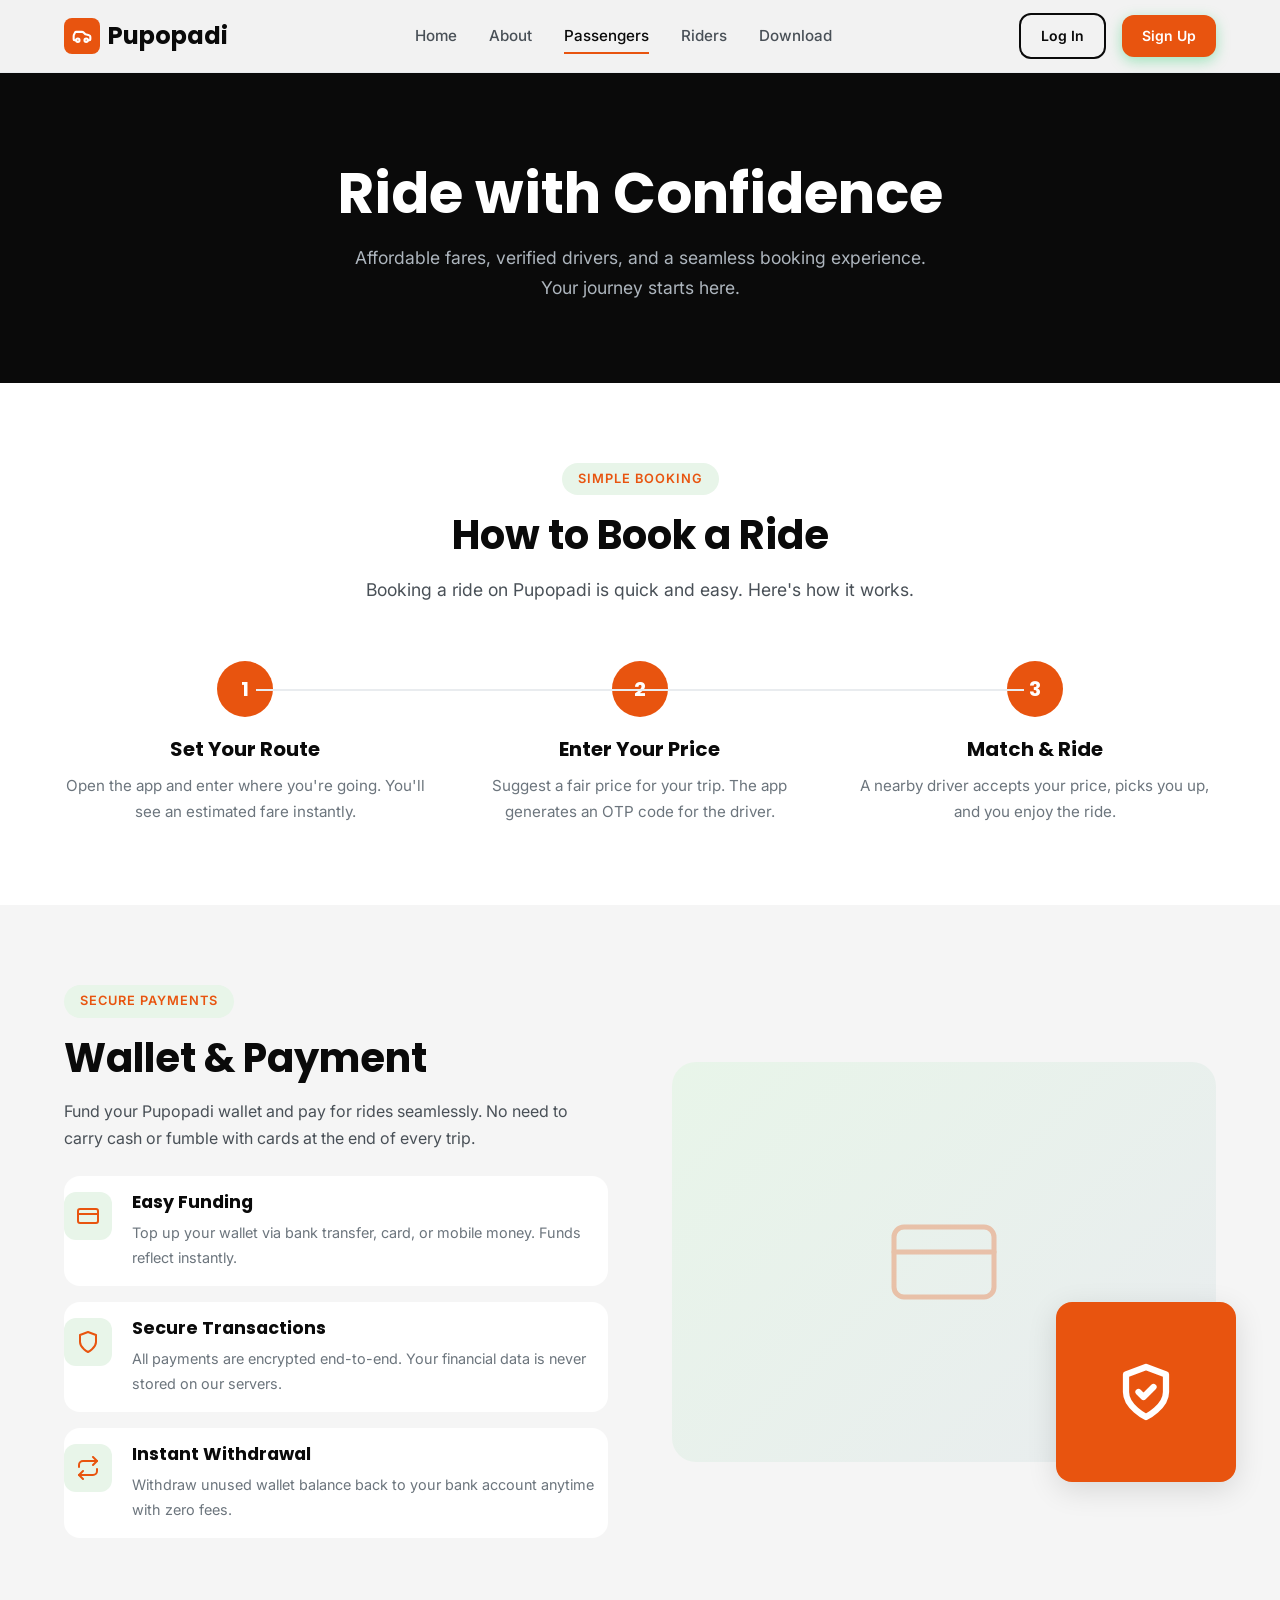
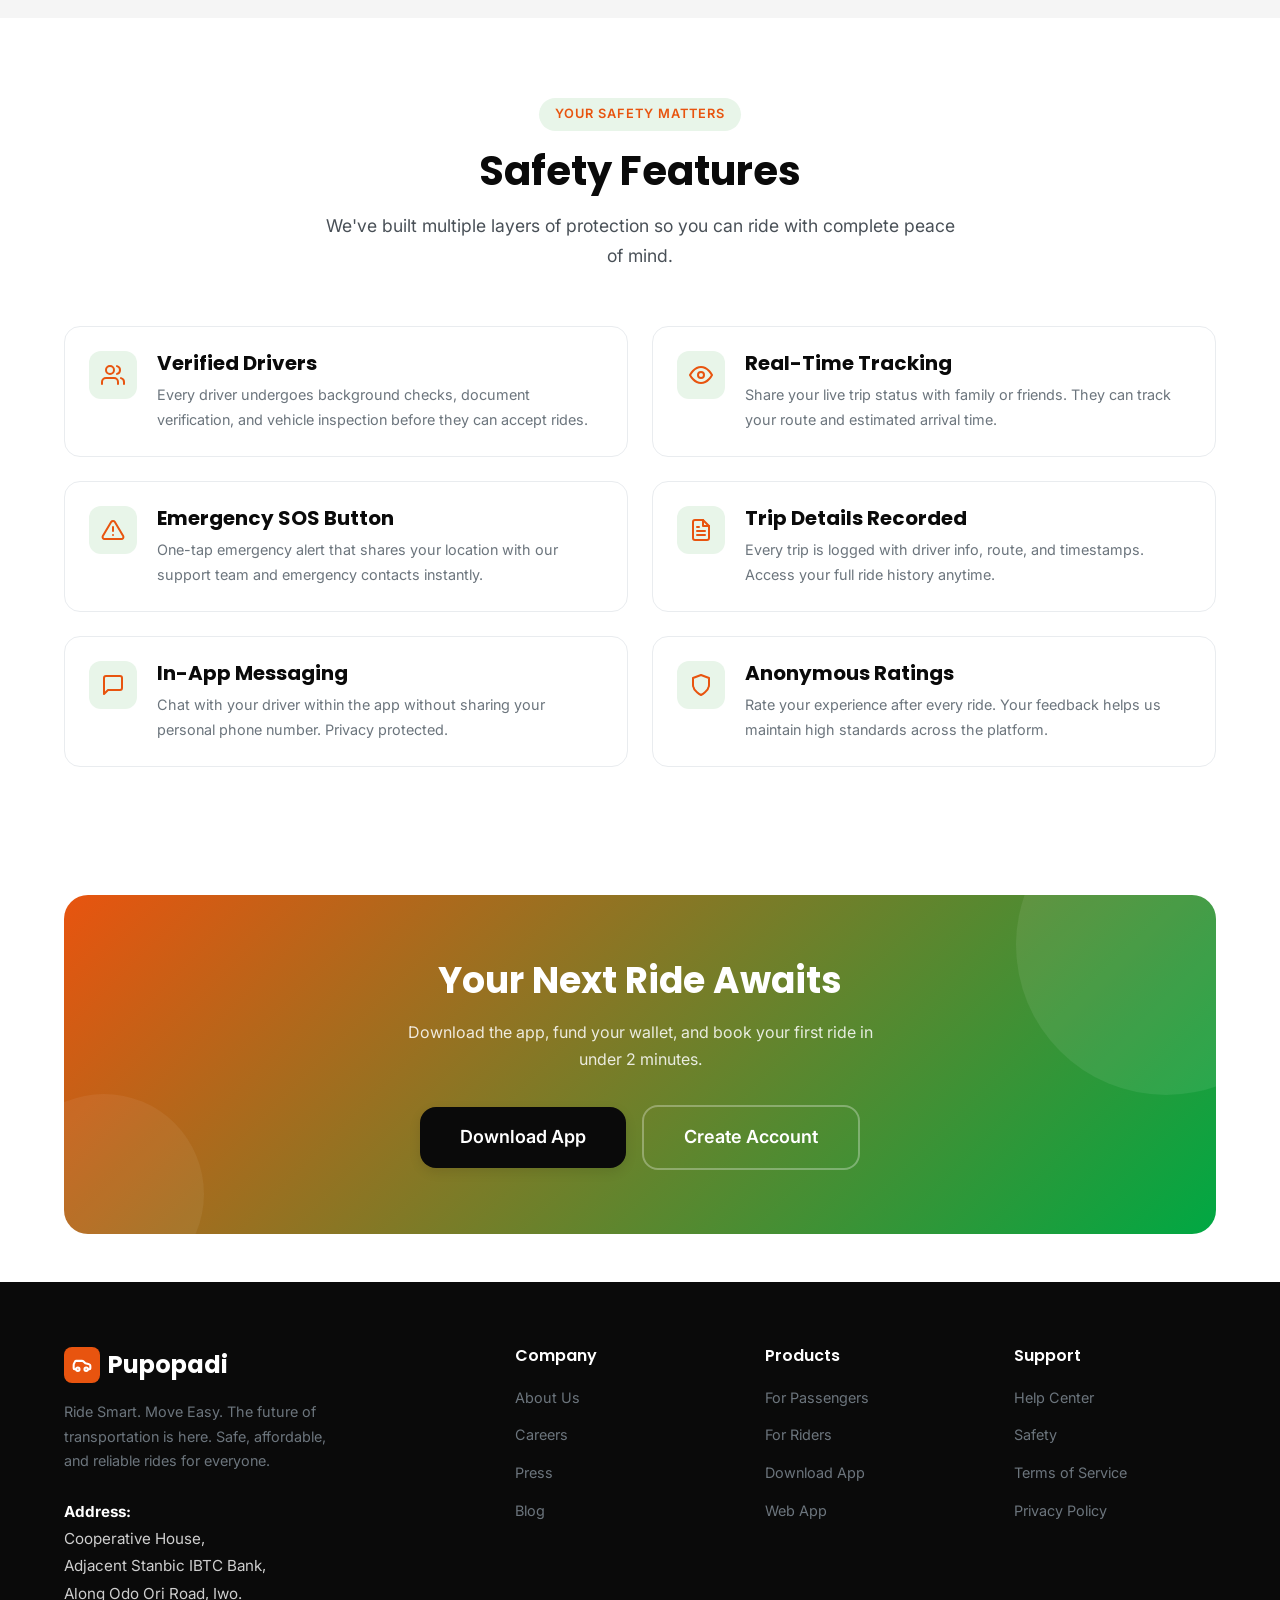
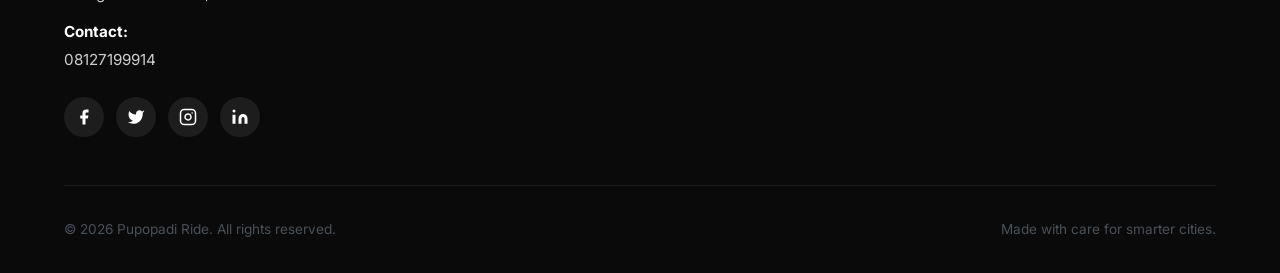
<file: passengers.html>
<!DOCTYPE html>
<html lang="en">
<head>
  <meta charset="UTF-8">
  <meta name="viewport" content="width=device-width, initial-scale=1.0">
  <meta name="description" content="Ride with Pupopadi - Book affordable rides, fund your wallet, and travel safely with verified drivers.">
  <meta name="keywords" content="book a ride, passenger app, safe rides, wallet payment">
  <title>For Passengers — Pupopadi Ride</title>
  <link rel="preconnect" href="https://fonts.googleapis.com">
  <link rel="preconnect" href="https://fonts.gstatic.com" crossorigin>
  <link href="https://fonts.googleapis.com/css2?family=Inter:wght@400;500;600;700&family=Poppins:wght@600;700;800&display=swap" rel="stylesheet">
  <link rel="stylesheet" href="css/styles.css">
  <link rel="icon" type="image/svg+xml" href="assets/icon.png">
</head>
<body>
  <a href="#main-content" class="skip-link">Skip to main content</a>

  <!-- Navbar -->
  <nav class="navbar" role="navigation" aria-label="Main navigation">
    <div class="container navbar-inner">
      <a href="index.html" class="logo" aria-label="Pupopadi Ride Home">
        <span class="logo-icon">
          <svg viewBox="0 0 24 24" fill="none" stroke="currentColor" stroke-width="2.5" stroke-linecap="round" stroke-linejoin="round"><path d="M19 17h2c.6 0 1-.4 1-1v-3c0-.9-.7-1.7-1.5-1.9C18.7 10.6 16 10 16 10s-1.3-1.4-2.2-2.3c-.5-.4-1.1-.7-1.8-.7H5c-.6 0-1.1.4-1.4.9l-1.4 2.9A3.7 3.7 0 0 0 2 12v4c0 .6.4 1 1 1h2"/><circle cx="7" cy="17" r="2"/><circle cx="17" cy="17" r="2"/></svg>
        </span>
        Pupopadi
      </a>
      <div class="nav-links">
        <a href="index.html" class="nav-link">Home</a>
        <a href="about.html" class="nav-link">About</a>
        <a href="passengers.html" class="nav-link active">Passengers</a>
        <a href="riders.html" class="nav-link">Riders</a>
        <a href="download.html" class="nav-link">Download</a>
      </div>
      <div class="nav-cta">
        <a href="https://pupofront.vercel.app/" class="btn btn-outline btn-sm">Log In</a>
        <a href="https://pupofront.vercel.app/" class="btn btn-primary btn-sm">Sign Up</a>
      </div>
      <button class="menu-toggle" aria-label="Toggle menu" aria-expanded="false">
        <span></span><span></span><span></span>
      </button>
    </div>
  </nav>

  <!-- Mobile Nav -->
  <div class="mobile-nav" role="dialog" aria-label="Mobile menu">
    <a href="index.html" class="nav-link">Home</a>
    <a href="about.html" class="nav-link">About</a>
    <a href="passengers.html" class="nav-link active">Passengers</a>
    <a href="riders.html" class="nav-link">Riders</a>
    <a href="download.html" class="nav-link">Download</a>
    <div class="btn-group">
      <a href="https://pupofront.vercel.app/" class="btn btn-outline">Log In</a>
      <a href="https://pupofront.vercel.app/" class="btn btn-primary">Sign Up</a>
    </div>
  </div>

  <main id="main-content">
    <!-- Page Hero -->
    <section class="page-hero" aria-label="Passengers hero">
      <div class="container">
        <h1>Ride with Confidence</h1>
        <p>Affordable fares, verified drivers, and a seamless booking experience. Your journey starts here.</p>
      </div>
    </section>

    <!-- How to Book -->
    <section class="section" aria-label="How to book">
      <div class="container">
        <div class="section-header fade-in">
          <span class="section-label">Simple Booking</span>
          <h2 class="section-title">How to Book a Ride</h2>
          <p class="section-desc">Booking a ride on Pupopadi is quick and easy. Here's how it works.</p>
        </div>
        <div class="steps">
          <div class="step fade-in stagger-1">
            <div class="step-number">1</div>
            <h3 class="step-title">Set Your Route</h3>
            <p class="step-text">Open the app and enter where you're going. You'll see an estimated fare instantly.</p>
          </div>
          <div class="step fade-in stagger-2">
            <div class="step-number">2</div>
            <h3 class="step-title">Enter Your Price</h3>
            <p class="step-text">Suggest a fair price for your trip. The app generates an OTP code for the driver.</p>
          </div>
          <div class="step fade-in stagger-3">
            <div class="step-number">3</div>
            <h3 class="step-title">Match & Ride</h3>
            <p class="step-text">A nearby driver accepts your price, picks you up, and you enjoy the ride.</p>
          </div>
        </div>
      </div>
    </section>

    <!-- Wallet Section -->
    <section class="section features" aria-label="Wallet features">
      <div class="container">
        <div class="about-content">
          <div class="fade-in">
            <span class="section-label">Secure Payments</span>
            <h2 class="section-title">Wallet & Payment</h2>
            <p>Fund your Pupopadi wallet and pay for rides seamlessly. No need to carry cash or fumble with cards at the end of every trip.</p>
            <div class="mt-3" style="display:flex;flex-direction:column;gap:1rem;">
              <div class="benefit-item" style="border:none;padding:1rem 0;">
                <div class="benefit-icon">
                  <svg viewBox="0 0 24 24" fill="none" stroke="currentColor" stroke-width="2" stroke-linecap="round" stroke-linejoin="round"><rect x="2" y="5" width="20" height="14" rx="2"/><line x1="2" y1="10" x2="22" y2="10"/></svg>
                </div>
                <div class="benefit-content">
                  <h4>Easy Funding</h4>
                  <p>Top up your wallet via bank transfer, card, or mobile money. Funds reflect instantly.</p>
                </div>
              </div>
              <div class="benefit-item" style="border:none;padding:1rem 0;">
                <div class="benefit-icon">
                  <svg viewBox="0 0 24 24" fill="none" stroke="currentColor" stroke-width="2" stroke-linecap="round" stroke-linejoin="round"><path d="M12 22s8-4 8-10V5l-8-3-8 3v7c0 6 8 10 8 10z"/></svg>
                </div>
                <div class="benefit-content">
                  <h4>Secure Transactions</h4>
                  <p>All payments are encrypted end-to-end. Your financial data is never stored on our servers.</p>
                </div>
              </div>
              <div class="benefit-item" style="border:none;padding:1rem 0;">
                <div class="benefit-icon">
                  <svg viewBox="0 0 24 24" fill="none" stroke="currentColor" stroke-width="2" stroke-linecap="round" stroke-linejoin="round"><path d="M17 1l4 4-4 4"/><path d="M3 11V9a4 4 0 0 1 4-4h14"/><path d="M7 23l-4-4 4-4"/><path d="M21 13v2a4 4 0 0 1-4 4H3"/></svg>
                </div>
                <div class="benefit-content">
                  <h4>Instant Withdrawal</h4>
                  <p>Withdraw unused wallet balance back to your bank account anytime with zero fees.</p>
                </div>
              </div>
            </div>
          </div>
          <div class="about-image fade-in stagger-2">
            <div class="about-image-main">
              <svg viewBox="0 0 24 24" fill="none" stroke="currentColor" stroke-width="1" stroke-linecap="round" stroke-linejoin="round"><rect x="2" y="5" width="20" height="14" rx="2"/><line x1="2" y1="10" x2="22" y2="10"/></svg>
            </div>
            <div class="about-image-accent">
              <svg viewBox="0 0 24 24" fill="none" stroke="currentColor" stroke-width="2.5" stroke-linecap="round" stroke-linejoin="round"><path d="M12 22s8-4 8-10V5l-8-3-8 3v7c0 6 8 10 8 10z"/><path d="M9 12l2 2 4-4"/></svg>
            </div>
          </div>
        </div>
      </div>
    </section>

    <!-- Safety Features -->
    <section class="section" aria-label="Safety features">
      <div class="container">
        <div class="section-header fade-in">
          <span class="section-label">Your Safety Matters</span>
          <h2 class="section-title">Safety Features</h2>
          <p class="section-desc">We've built multiple layers of protection so you can ride with complete peace of mind.</p>
        </div>
        <div class="grid grid-2">
          <div class="safety-card fade-in stagger-1">
            <div class="safety-icon">
              <svg viewBox="0 0 24 24" fill="none" stroke="currentColor" stroke-width="2" stroke-linecap="round" stroke-linejoin="round"><path d="M17 21v-2a4 4 0 0 0-4-4H5a4 4 0 0 0-4 4v2"/><circle cx="9" cy="7" r="4"/><path d="M23 21v-2a4 4 0 0 0-3-3.87"/><path d="M16 3.13a4 4 0 0 1 0 7.75"/></svg>
            </div>
            <div>
              <h4 style="margin-bottom:0.5rem;">Verified Drivers</h4>
              <p style="font-size:0.9rem;color:var(--gray-500);">Every driver undergoes background checks, document verification, and vehicle inspection before they can accept rides.</p>
            </div>
          </div>
          <div class="safety-card fade-in stagger-2">
            <div class="safety-icon">
              <svg viewBox="0 0 24 24" fill="none" stroke="currentColor" stroke-width="2" stroke-linecap="round" stroke-linejoin="round"><path d="M1 12s4-8 11-8 11 8 11 8-4 8-11 8-11-8-11-8z"/><circle cx="12" cy="12" r="3"/></svg>
            </div>
            <div>
              <h4 style="margin-bottom:0.5rem;">Real-Time Tracking</h4>
              <p style="font-size:0.9rem;color:var(--gray-500);">Share your live trip status with family or friends. They can track your route and estimated arrival time.</p>
            </div>
          </div>
          <div class="safety-card fade-in stagger-1">
            <div class="safety-icon">
              <svg viewBox="0 0 24 24" fill="none" stroke="currentColor" stroke-width="2" stroke-linecap="round" stroke-linejoin="round"><path d="M10.29 3.86L1.82 18a2 2 0 0 0 1.71 3h16.94a2 2 0 0 0 1.71-3L13.71 3.86a2 2 0 0 0-3.42 0z"/><line x1="12" y1="9" x2="12" y2="13"/><line x1="12" y1="17" x2="12.01" y2="17"/></svg>
            </div>
            <div>
              <h4 style="margin-bottom:0.5rem;">Emergency SOS Button</h4>
              <p style="font-size:0.9rem;color:var(--gray-500);">One-tap emergency alert that shares your location with our support team and emergency contacts instantly.</p>
            </div>
          </div>
          <div class="safety-card fade-in stagger-2">
            <div class="safety-icon">
              <svg viewBox="0 0 24 24" fill="none" stroke="currentColor" stroke-width="2" stroke-linecap="round" stroke-linejoin="round"><path d="M14 2H6a2 2 0 0 0-2 2v16a2 2 0 0 0 2 2h12a2 2 0 0 0 2-2V8z"/><polyline points="14 2 14 8 20 8"/><line x1="16" y1="13" x2="8" y2="13"/><line x1="16" y1="17" x2="8" y2="17"/><polyline points="10 9 9 9 8 9"/></svg>
            </div>
            <div>
              <h4 style="margin-bottom:0.5rem;">Trip Details Recorded</h4>
              <p style="font-size:0.9rem;color:var(--gray-500);">Every trip is logged with driver info, route, and timestamps. Access your full ride history anytime.</p>
            </div>
          </div>
          <div class="safety-card fade-in stagger-1">
            <div class="safety-icon">
              <svg viewBox="0 0 24 24" fill="none" stroke="currentColor" stroke-width="2" stroke-linecap="round" stroke-linejoin="round"><path d="M21 15a2 2 0 0 1-2 2H7l-4 4V5a2 2 0 0 1 2-2h14a2 2 0 0 1 2 2z"/></svg>
            </div>
            <div>
              <h4 style="margin-bottom:0.5rem;">In-App Messaging</h4>
              <p style="font-size:0.9rem;color:var(--gray-500);">Chat with your driver within the app without sharing your personal phone number. Privacy protected.</p>
            </div>
          </div>
          <div class="safety-card fade-in stagger-2">
            <div class="safety-icon">
              <svg viewBox="0 0 24 24" fill="none" stroke="currentColor" stroke-width="2" stroke-linecap="round" stroke-linejoin="round"><path d="M12 22s8-4 8-10V5l-8-3-8 3v7c0 6 8 10 8 10z"/></svg>
            </div>
            <div>
              <h4 style="margin-bottom:0.5rem;">Anonymous Ratings</h4>
              <p style="font-size:0.9rem;color:var(--gray-500);">Rate your experience after every ride. Your feedback helps us maintain high standards across the platform.</p>
            </div>
          </div>
        </div>
      </div>
    </section>

    <!-- CTA Banner -->
    <section class="section section-sm" aria-label="Call to action">
      <div class="container">
        <div class="cta-banner fade-in">
          <h2>Your Next Ride Awaits</h2>
          <p>Download the app, fund your wallet, and book your first ride in under 2 minutes.</p>
          <div class="btn-group">
            <a href="download.html" class="btn btn-dark btn-lg" data-track="download_app" data-label="passengers_cta">Download App</a>
            <a href="https://pupofront.vercel.app/" class="btn btn-outline-white btn-lg" data-track="signup_click" data-label="passengers_cta">Create Account</a>
          </div>
        </div>
      </div>
    </section>
  </main>

  <!-- Footer -->
 <footer class="footer" role="contentinfo">
      <div class="container">
        <div class="footer-grid">
          <div class="footer-brand">
            <a href="index.html" class="logo">
              <span class="logo-icon">
                <svg
                  viewBox="0 0 24 24"
                  fill="none"
                  stroke="currentColor"
                  stroke-width="2.5"
                  stroke-linecap="round"
                  stroke-linejoin="round"
                >
                  <path
                    d="M19 17h2c.6 0 1-.4 1-1v-3c0-.9-.7-1.7-1.5-1.9C18.7 10.6 16 10 16 10s-1.3-1.4-2.2-2.3c-.5-.4-1.1-.7-1.8-.7H5c-.6 0-1.1.4-1.4.9l-1.4 2.9A3.7 3.7 0 0 0 2 12v4c0 .6.4 1 1 1h2"
                  />
                  <circle cx="7" cy="17" r="2" />
                  <circle cx="17" cy="17" r="2" />
                </svg>
              </span>
              Pupopadi
            </a>

            <p>
              Ride Smart. Move Easy. The future of transportation is here. Safe,
              affordable, and reliable rides for everyone.
            </p>

            <!-- Address & Contact -->
            <div
              style="
                margin-top: 1.5rem;
                line-height: 1.8;
                font-size: 0.95rem;
                color: rgba(255, 255, 255, 0.8);
              "
            >
              <div style="margin-bottom: 0.7rem">
                <strong style="color: #fff">Address:</strong><br />
                Cooperative House,<br />
                Adjacent Stanbic IBTC Bank,<br />
                Along Odo Ori Road, Iwo.
              </div>

              <div>
                <strong style="color: #fff">Contact:</strong><br />
                <a
                  href="tel:08127199914"
                  style="color: rgba(255, 255, 255, 0.8); text-decoration: none"
                >
                  08127199914
                </a>
              </div>
            </div>

            <div class="footer-social">
              <a href="#" aria-label="Facebook"
                ><svg viewBox="0 0 24 24" fill="currentColor">
                  <path
                    d="M18 2h-3a5 5 0 0 0-5 5v3H7v4h3v8h4v-8h3l1-4h-4V7a1 1 0 0 1 1-1h3z"
                  /></svg
              ></a>

              <a href="#" aria-label="Twitter"
                ><svg viewBox="0 0 24 24" fill="currentColor">
                  <path
                    d="M23 3a10.9 10.9 0 0 1-3.14 1.53 4.48 4.48 0 0 0-7.86 3v1A10.66 10.66 0 0 1 3 4s-4 9 5 13a11.64 11.64 0 0 1-7 2c9 5 20 0 20-11.5a4.5 4.5 0 0 0-.08-.83A7.72 7.72 0 0 0 23 3z"
                  /></svg
              ></a>

              <a href="#" aria-label="Instagram"
                ><svg
                  viewBox="0 0 24 24"
                  fill="none"
                  stroke="currentColor"
                  stroke-width="2"
                  stroke-linecap="round"
                  stroke-linejoin="round"
                >
                  <rect x="2" y="2" width="20" height="20" rx="5" ry="5" />
                  <path d="M16 11.37A4 4 0 1 1 12.63 8 4 4 0 0 1 16 11.37z" />
                  <line x1="17.5" y1="6.5" x2="17.51" y2="6.5" /></svg
              ></a>

              <a href="#" aria-label="LinkedIn"
                ><svg viewBox="0 0 24 24" fill="currentColor">
                  <path
                    d="M16 8a6 6 0 0 1 6 6v7h-4v-7a2 2 0 0 0-2-2 2 2 0 0 0-2 2v7h-4v-7a6 6 0 0 1 6-6z"
                  />
                  <rect x="2" y="9" width="4" height="12" />
                  <circle cx="4" cy="4" r="2" /></svg
              ></a>
            </div>
          </div>

          <div>
            <h4 class="footer-title">Company</h4>
            <ul class="footer-links">
              <li><a href="about.html">About Us</a></li>
              <li><a href="about.html#careers">Careers</a></li>
              <li><a href="about.html#press">Press</a></li>
              <li><a href="about.html#blog">Blog</a></li>
            </ul>
          </div>

          <div>
            <h4 class="footer-title">Products</h4>
            <ul class="footer-links">
              <li><a href="passengers.html">For Passengers</a></li>
              <li><a href="riders.html">For Riders</a></li>
              <li><a href="download.html">Download App</a></li>
              <li>
                <a href="#" target="_blank"> Web App </a>
              </li>
            </ul>
          </div>

          <div>
            <h4 class="footer-title">Support</h4>
            <ul class="footer-links">
              <li><a href="about.html#help">Help Center</a></li>
              <li><a href="about.html#safety">Safety</a></li>
              <li><a href="about.html#terms">Terms of Service</a></li>
              <li><a href="about.html#privacy">Privacy Policy</a></li>
            </ul>
          </div>
        </div>

        <div class="footer-bottom">
          <p>&copy; 2026 Pupopadi Ride. All rights reserved.</p>
          <p>Made with care for smarter cities.</p>
        </div>
      </div>
    </footer>

  <script src="js/script.js"></script>
</body>
</html>
</file>
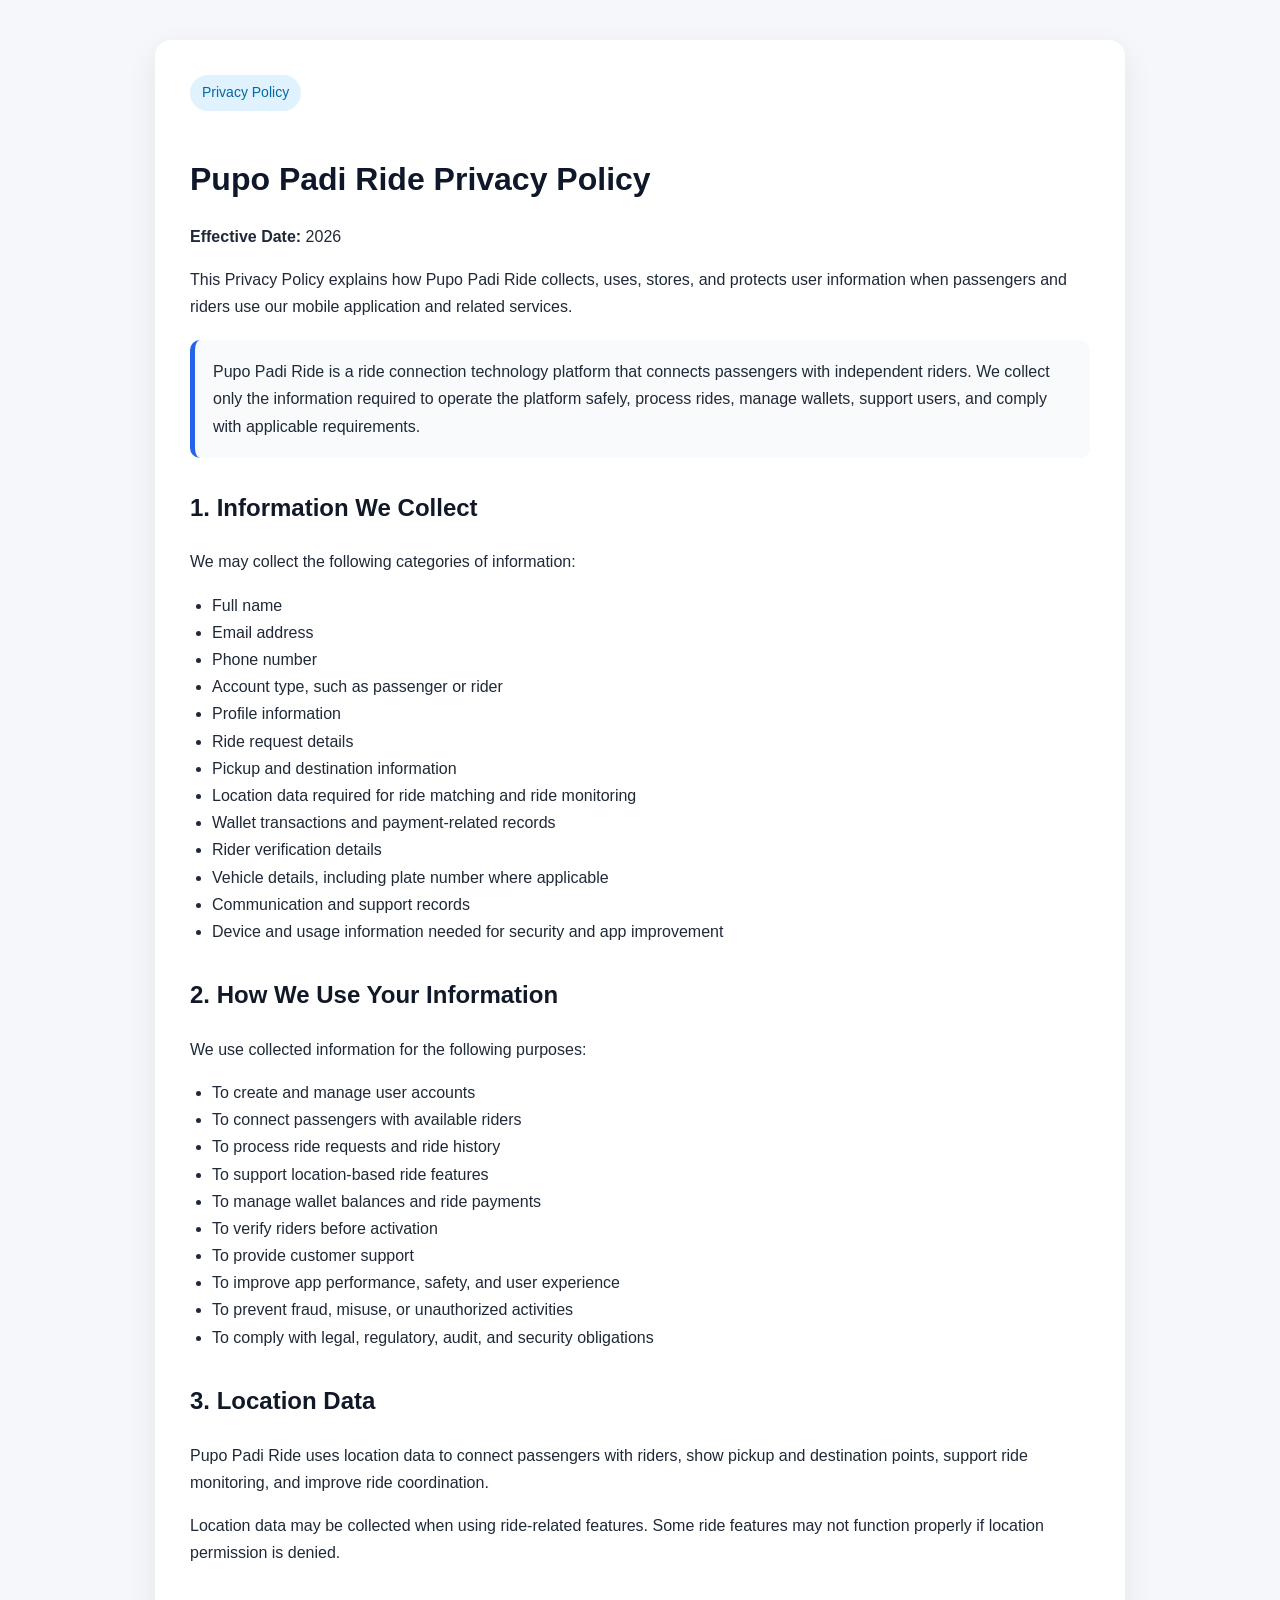
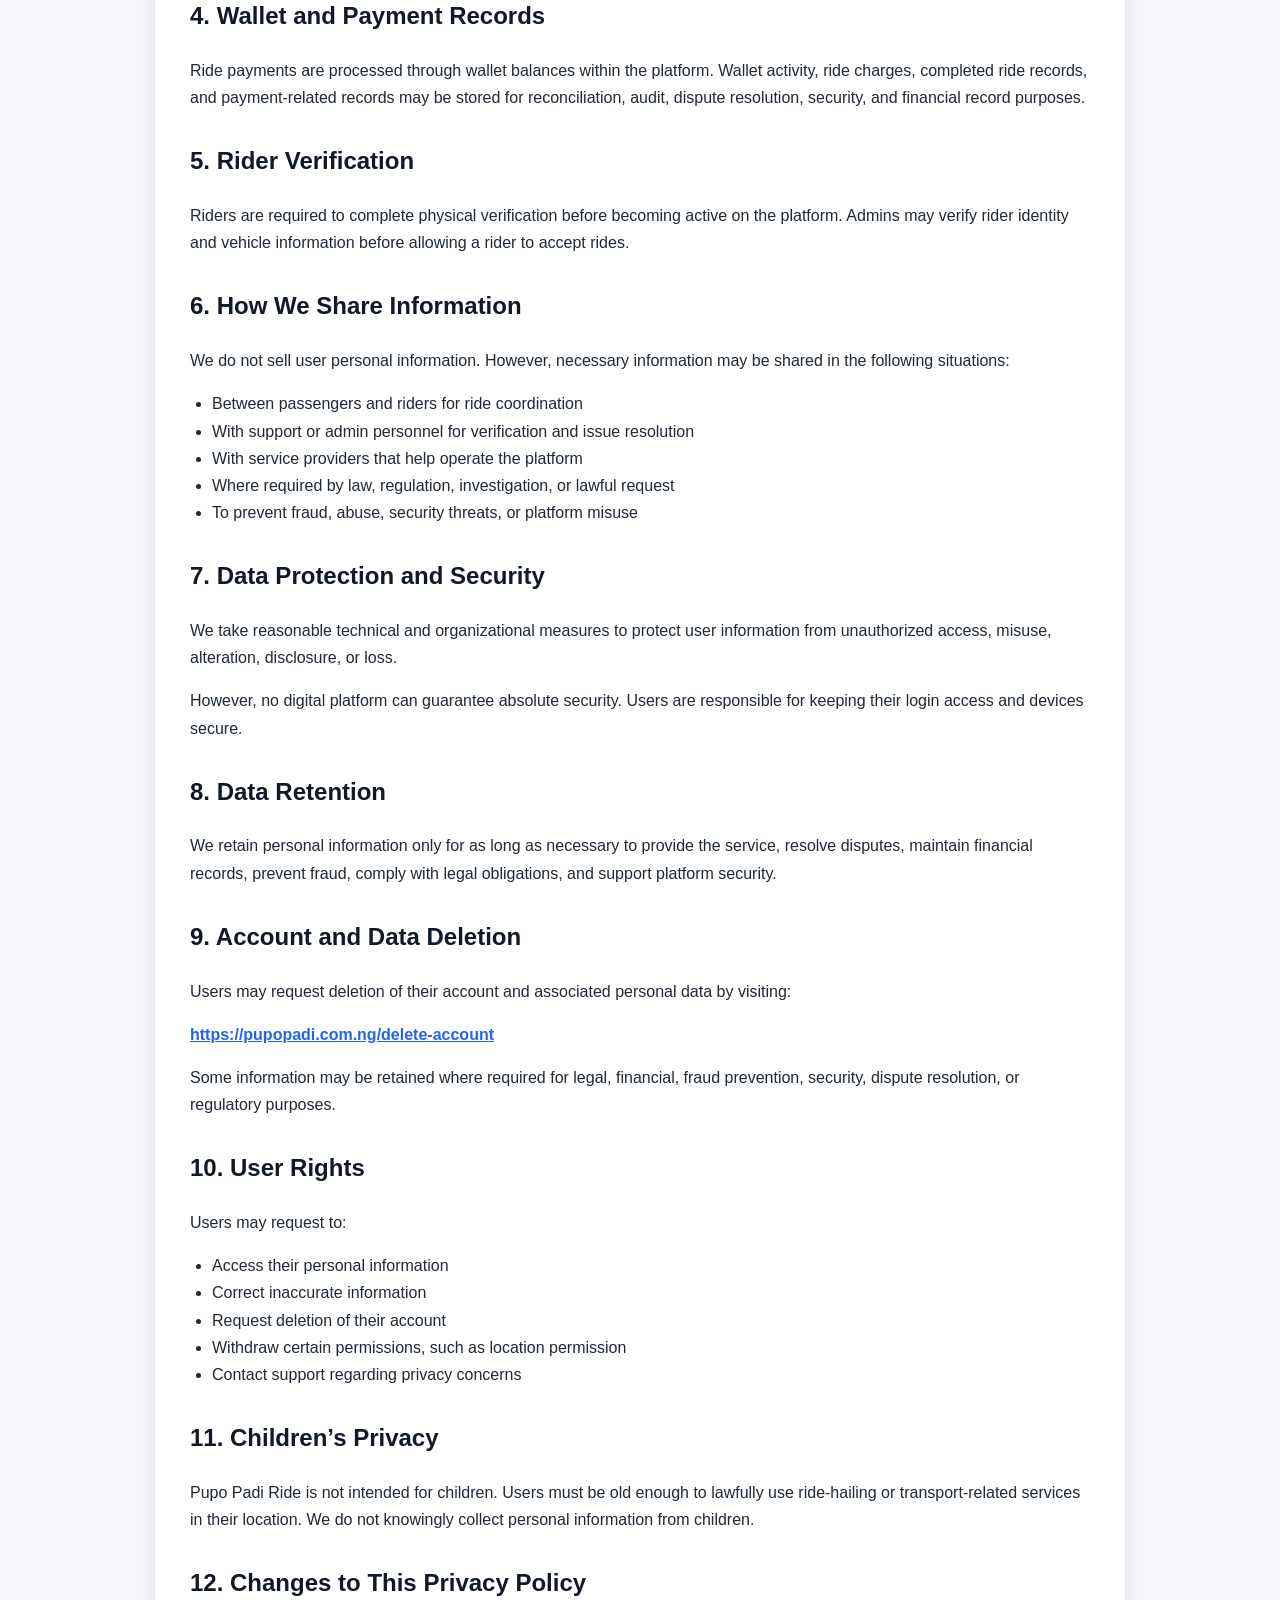
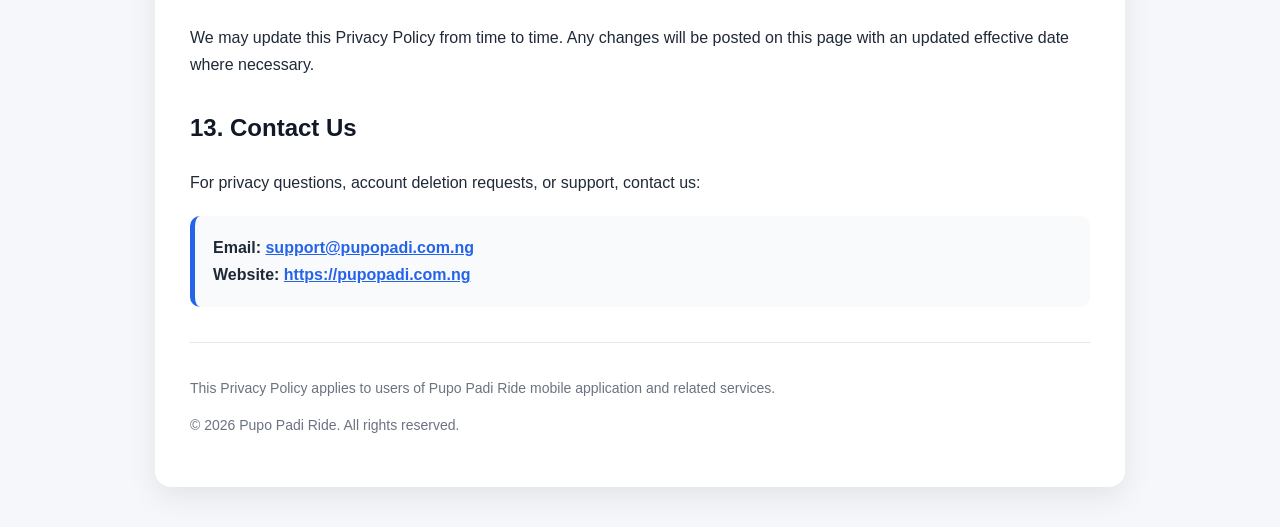
<file: policy.html>
<!DOCTYPE html>
<html lang="en">
<head>
  <meta charset="UTF-8" />
  <meta name="viewport" content="width=device-width, initial-scale=1.0" />
  <title>Privacy Policy | Pupo Padi Ride</title>

  <style>
    body {
      margin: 0;
      font-family: Arial, sans-serif;
      background: #f5f7fb;
      color: #1f2937;
      line-height: 1.7;
    }

    .container {
      max-width: 900px;
      margin: 40px auto;
      background: #ffffff;
      padding: 35px;
      border-radius: 16px;
      box-shadow: 0 10px 30px rgba(0,0,0,0.08);
    }

    h1 {
      color: #0f172a;
      margin-bottom: 8px;
    }

    h2 {
      color: #111827;
      margin-top: 30px;
    }

    .badge {
      display: inline-block;
      background: #e0f2fe;
      color: #0369a1;
      padding: 6px 12px;
      border-radius: 999px;
      font-size: 14px;
      margin-bottom: 20px;
    }

    .box {
      background: #f9fafb;
      border-left: 5px solid #2563eb;
      padding: 18px;
      border-radius: 10px;
      margin: 20px 0;
    }

    a {
      color: #2563eb;
      font-weight: bold;
    }

    ul {
      padding-left: 22px;
    }

    .footer {
      margin-top: 35px;
      font-size: 14px;
      color: #6b7280;
      border-top: 1px solid #e5e7eb;
      padding-top: 20px;
    }

    @media (max-width: 600px) {
      .container {
        margin: 15px;
        padding: 25px;
      }
    }
  </style>
</head>

<body>
  <main class="container">
    <span class="badge">Privacy Policy</span>

    <h1>Pupo Padi Ride Privacy Policy</h1>

    <p><strong>Effective Date:</strong> 2026</p>

    <p>
      This Privacy Policy explains how Pupo Padi Ride collects, uses, stores,
      and protects user information when passengers and riders use our mobile
      application and related services.
    </p>

    <div class="box">
      Pupo Padi Ride is a ride connection technology platform that connects
      passengers with independent riders. We collect only the information
      required to operate the platform safely, process rides, manage wallets,
      support users, and comply with applicable requirements.
    </div>

    <h2>1. Information We Collect</h2>

    <p>We may collect the following categories of information:</p>

    <ul>
      <li>Full name</li>
      <li>Email address</li>
      <li>Phone number</li>
      <li>Account type, such as passenger or rider</li>
      <li>Profile information</li>
      <li>Ride request details</li>
      <li>Pickup and destination information</li>
      <li>Location data required for ride matching and ride monitoring</li>
      <li>Wallet transactions and payment-related records</li>
      <li>Rider verification details</li>
      <li>Vehicle details, including plate number where applicable</li>
      <li>Communication and support records</li>
      <li>Device and usage information needed for security and app improvement</li>
    </ul>

    <h2>2. How We Use Your Information</h2>

    <p>We use collected information for the following purposes:</p>

    <ul>
      <li>To create and manage user accounts</li>
      <li>To connect passengers with available riders</li>
      <li>To process ride requests and ride history</li>
      <li>To support location-based ride features</li>
      <li>To manage wallet balances and ride payments</li>
      <li>To verify riders before activation</li>
      <li>To provide customer support</li>
      <li>To improve app performance, safety, and user experience</li>
      <li>To prevent fraud, misuse, or unauthorized activities</li>
      <li>To comply with legal, regulatory, audit, and security obligations</li>
    </ul>

    <h2>3. Location Data</h2>

    <p>
      Pupo Padi Ride uses location data to connect passengers with riders,
      show pickup and destination points, support ride monitoring, and improve
      ride coordination.
    </p>

    <p>
      Location data may be collected when using ride-related features. Some
      ride features may not function properly if location permission is denied.
    </p>

    <h2>4. Wallet and Payment Records</h2>

    <p>
      Ride payments are processed through wallet balances within the platform.
      Wallet activity, ride charges, completed ride records, and payment-related
      records may be stored for reconciliation, audit, dispute resolution,
      security, and financial record purposes.
    </p>

    <h2>5. Rider Verification</h2>

    <p>
      Riders are required to complete physical verification before becoming
      active on the platform. Admins may verify rider identity and vehicle
      information before allowing a rider to accept rides.
    </p>

    <h2>6. How We Share Information</h2>

    <p>
      We do not sell user personal information. However, necessary information
      may be shared in the following situations:
    </p>

    <ul>
      <li>Between passengers and riders for ride coordination</li>
      <li>With support or admin personnel for verification and issue resolution</li>
      <li>With service providers that help operate the platform</li>
      <li>Where required by law, regulation, investigation, or lawful request</li>
      <li>To prevent fraud, abuse, security threats, or platform misuse</li>
    </ul>

    <h2>7. Data Protection and Security</h2>

    <p>
      We take reasonable technical and organizational measures to protect user
      information from unauthorized access, misuse, alteration, disclosure, or
      loss.
    </p>

    <p>
      However, no digital platform can guarantee absolute security. Users are
      responsible for keeping their login access and devices secure.
    </p>

    <h2>8. Data Retention</h2>

    <p>
      We retain personal information only for as long as necessary to provide
      the service, resolve disputes, maintain financial records, prevent fraud,
      comply with legal obligations, and support platform security.
    </p>

    <h2>9. Account and Data Deletion</h2>

    <p>
      Users may request deletion of their account and associated personal data
      by visiting:
    </p>

    <p>
      <a href="https://pupopadi.com.ng/delete-account">
        https://pupopadi.com.ng/delete-account
      </a>
    </p>

    <p>
      Some information may be retained where required for legal, financial,
      fraud prevention, security, dispute resolution, or regulatory purposes.
    </p>

    <h2>10. User Rights</h2>

    <p>Users may request to:</p>

    <ul>
      <li>Access their personal information</li>
      <li>Correct inaccurate information</li>
      <li>Request deletion of their account</li>
      <li>Withdraw certain permissions, such as location permission</li>
      <li>Contact support regarding privacy concerns</li>
    </ul>

    <h2>11. Children’s Privacy</h2>

    <p>
      Pupo Padi Ride is not intended for children. Users must be old enough to
      lawfully use ride-hailing or transport-related services in their location.
      We do not knowingly collect personal information from children.
    </p>

    <h2>12. Changes to This Privacy Policy</h2>

    <p>
      We may update this Privacy Policy from time to time. Any changes will be
      posted on this page with an updated effective date where necessary.
    </p>

    <h2>13. Contact Us</h2>

    <p>
      For privacy questions, account deletion requests, or support, contact us:
    </p>

    <div class="box">
      <strong>Email:</strong>
      <a href="mailto:support@pupopadi.com.ng">support@pupopadi.com.ng</a>
      <br />
      <strong>Website:</strong>
      <a href="https://pupopadi.com.ng">https://pupopadi.com.ng</a>
    </div>

    <div class="footer">
      <p>
        This Privacy Policy applies to users of Pupo Padi Ride mobile
        application and related services.
      </p>
      <p>&copy; 2026 Pupo Padi Ride. All rights reserved.</p>
    </div>
  </main>
</body>
</html>
</file>
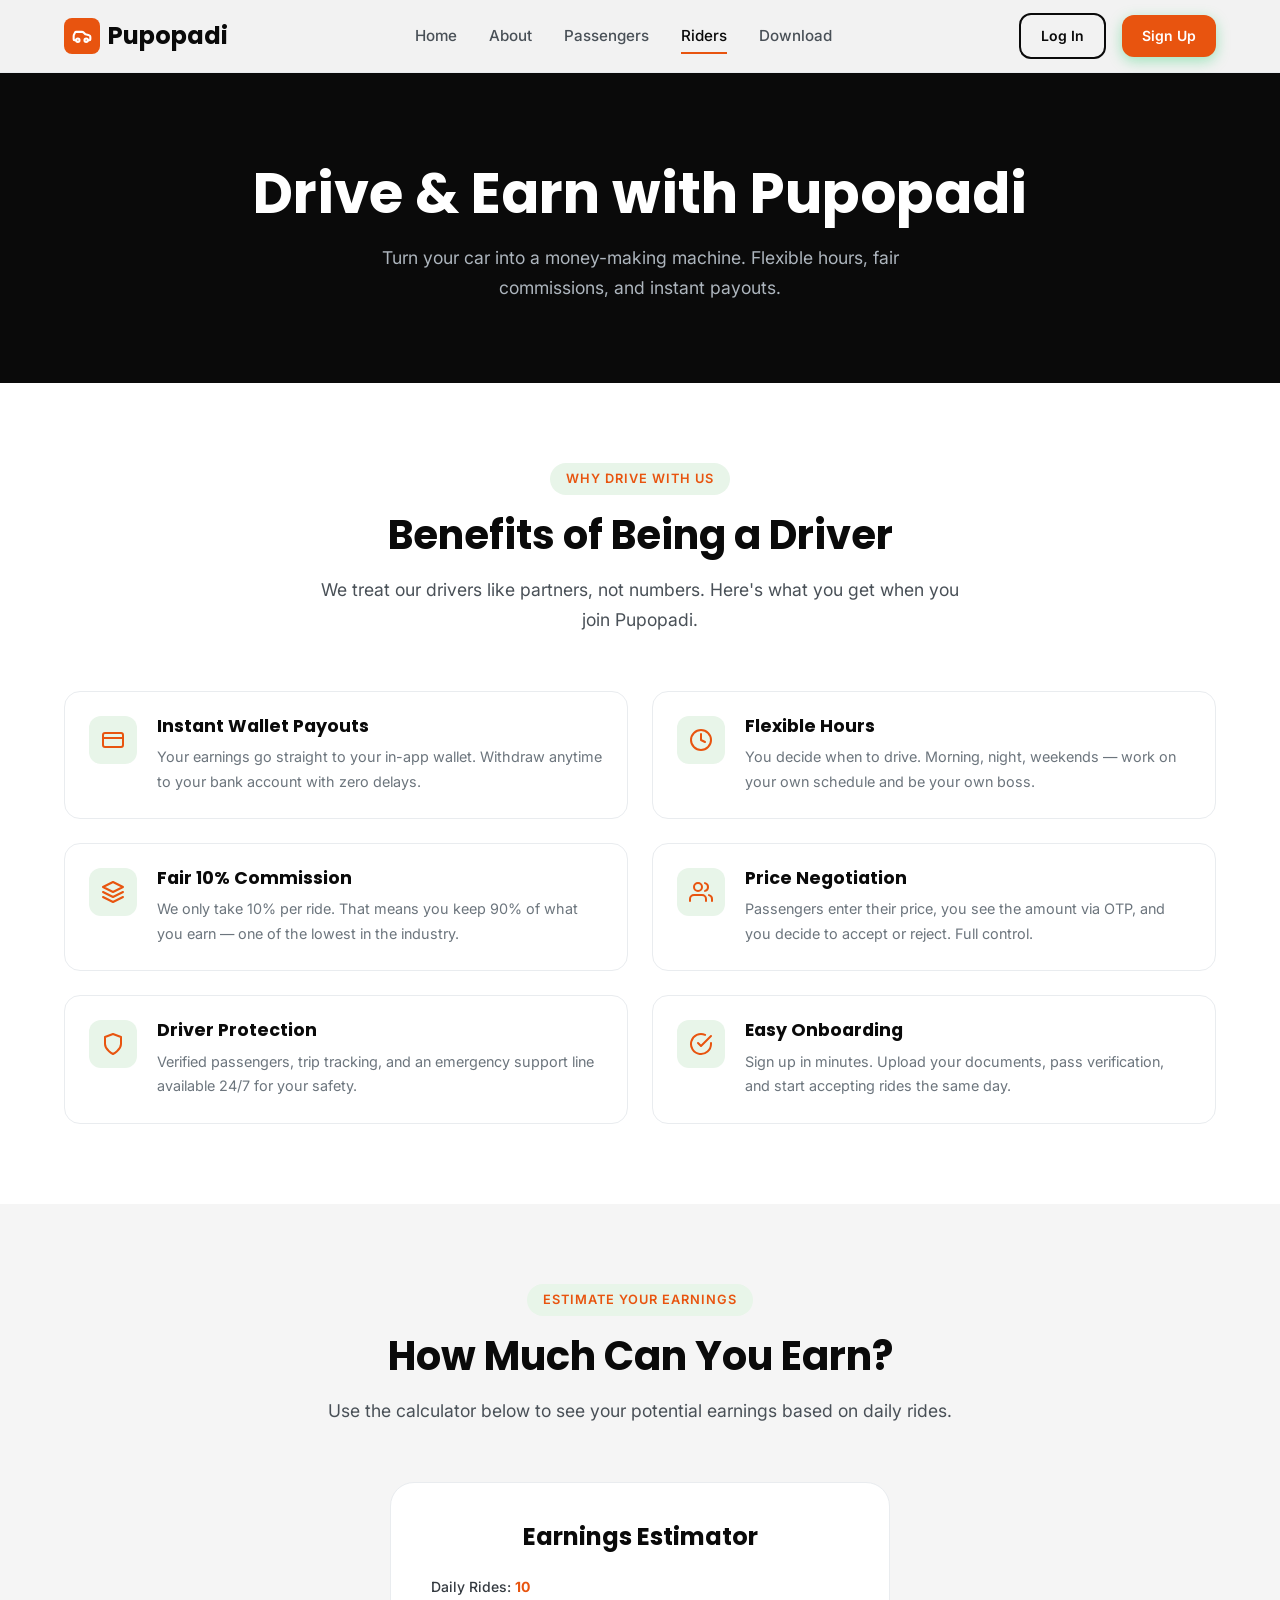
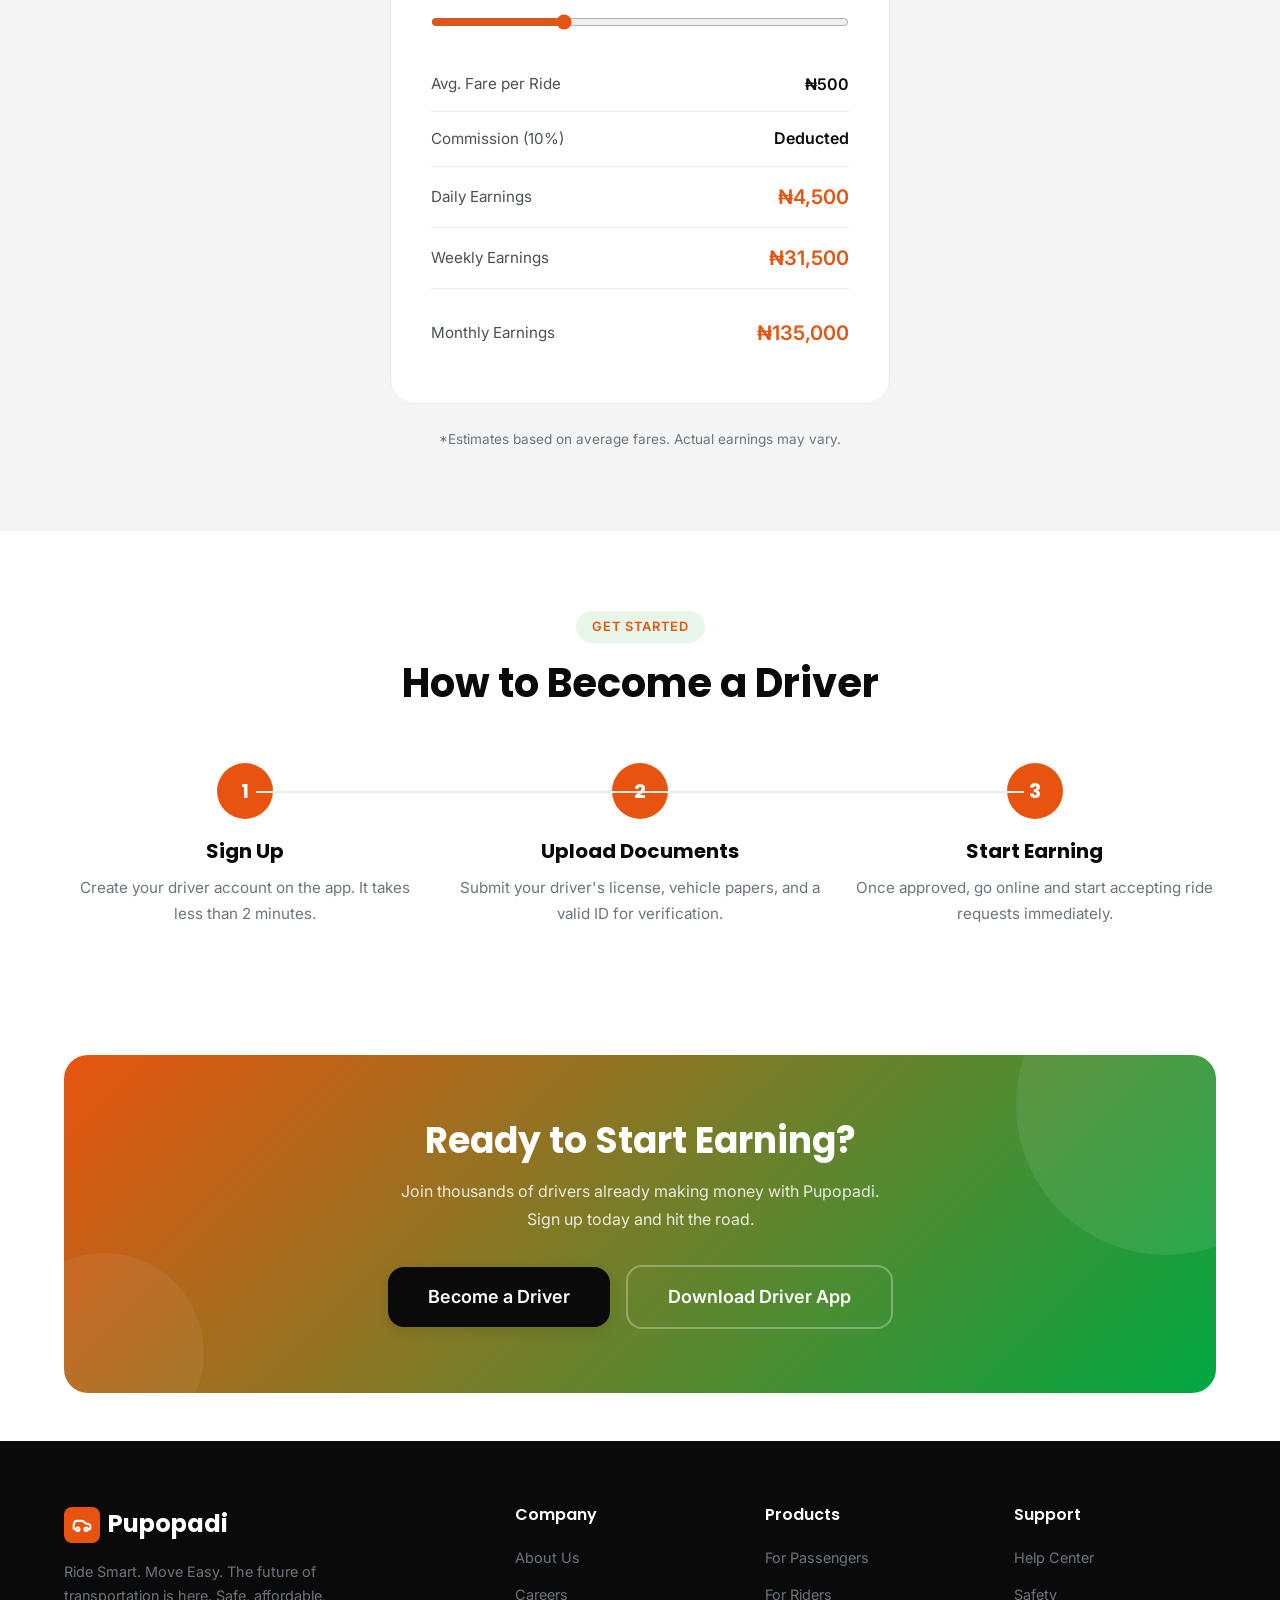
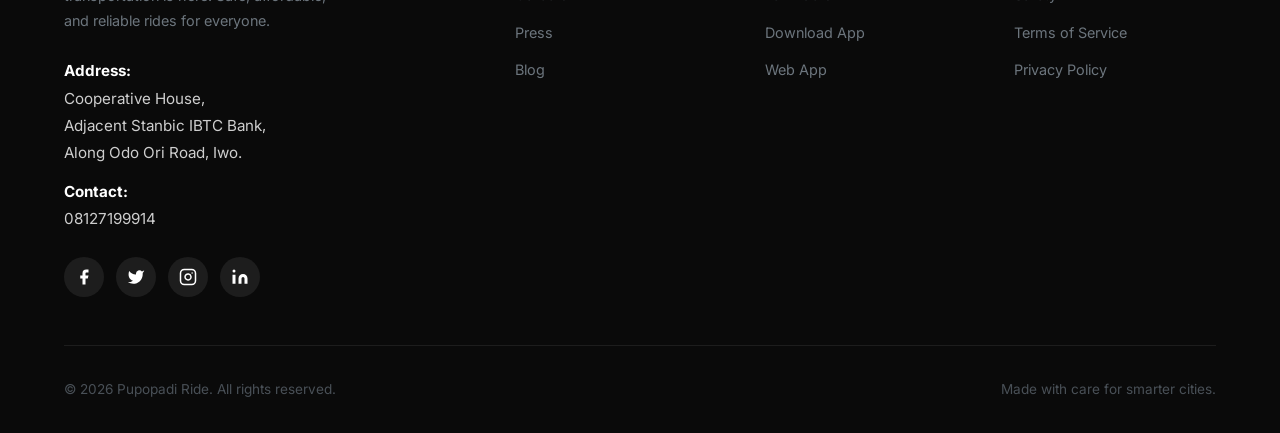
<file: riders.html>
<!DOCTYPE html>
<html lang="en">
<head>
  <meta charset="UTF-8">
  <meta name="viewport" content="width=device-width, initial-scale=1.0">
  <meta name="description" content="Drive with Pupopadi Ride - Earn more with fair commissions, instant wallet payouts, and flexible hours. Join thousands of driver partners today.">
  <meta name="keywords" content="become a driver, drive and earn, rider partner, driver app">
  <title>Drive & Earn — Pupopadi Ride</title>
  <link rel="preconnect" href="https://fonts.googleapis.com">
  <link rel="preconnect" href="https://fonts.gstatic.com" crossorigin>
  <link href="https://fonts.googleapis.com/css2?family=Inter:wght@400;500;600;700&family=Poppins:wght@600;700;800&display=swap" rel="stylesheet">
  <link rel="stylesheet" href="css/styles.css">
  <link rel="icon" type="image/svg+xml" href="assets/icon.png">
</head>
<body>
  <a href="#main-content" class="skip-link">Skip to main content</a>

  <!-- Navbar -->
  <nav class="navbar" role="navigation" aria-label="Main navigation">
    <div class="container navbar-inner">
      <a href="index.html" class="logo" aria-label="Pupopadi Ride Home">
        <span class="logo-icon">
          <svg viewBox="0 0 24 24" fill="none" stroke="currentColor" stroke-width="2.5" stroke-linecap="round" stroke-linejoin="round"><path d="M19 17h2c.6 0 1-.4 1-1v-3c0-.9-.7-1.7-1.5-1.9C18.7 10.6 16 10 16 10s-1.3-1.4-2.2-2.3c-.5-.4-1.1-.7-1.8-.7H5c-.6 0-1.1.4-1.4.9l-1.4 2.9A3.7 3.7 0 0 0 2 12v4c0 .6.4 1 1 1h2"/><circle cx="7" cy="17" r="2"/><circle cx="17" cy="17" r="2"/></svg>
        </span>
        Pupopadi
      </a>
      <div class="nav-links">
        <a href="index.html" class="nav-link">Home</a>
        <a href="about.html" class="nav-link">About</a>
        <a href="passengers.html" class="nav-link">Passengers</a>
        <a href="riders.html" class="nav-link active">Riders</a>
        <a href="download.html" class="nav-link">Download</a>
      </div>
      <div class="nav-cta">
        <a href="https://pupofront.vercel.app/" class="btn btn-outline btn-sm">Log In</a>
        <a href="https://pupofront.vercel.app/" class="btn btn-primary btn-sm">Sign Up</a>
      </div>
      <button class="menu-toggle" aria-label="Toggle menu" aria-expanded="false">
        <span></span><span></span><span></span>
      </button>
    </div>
  </nav>

  <!-- Mobile Nav -->
  <div class="mobile-nav" role="dialog" aria-label="Mobile menu">
    <a href="index.html" class="nav-link">Home</a>
    <a href="about.html" class="nav-link">About</a>
    <a href="passengers.html" class="nav-link">Passengers</a>
    <a href="riders.html" class="nav-link active">Riders</a>
    <a href="download.html" class="nav-link">Download</a>
    <div class="btn-group">
      <a href="https://pupofront.vercel.app/" class="btn btn-outline">Log In</a>
      <a href="https://pupofront.vercel.app/" class="btn btn-primary">Sign Up</a>
    </div>
  </div>

  <main id="main-content">
    <!-- Page Hero -->
    <section class="page-hero" aria-label="Riders hero">
      <div class="container">
        <h1>Drive & Earn with Pupopadi</h1>
        <p>Turn your car into a money-making machine. Flexible hours, fair commissions, and instant payouts.</p>
      </div>
    </section>

    <!-- Benefits -->
    <section class="section" aria-label="Driver benefits">
      <div class="container">
        <div class="section-header fade-in">
          <span class="section-label">Why Drive With Us</span>
          <h2 class="section-title">Benefits of Being a Driver</h2>
          <p class="section-desc">We treat our drivers like partners, not numbers. Here's what you get when you join Pupopadi.</p>
        </div>
        <div class="grid grid-2">
          <div class="benefit-item fade-in stagger-1">
            <div class="benefit-icon">
              <svg viewBox="0 0 24 24" fill="none" stroke="currentColor" stroke-width="2" stroke-linecap="round" stroke-linejoin="round"><rect x="2" y="5" width="20" height="14" rx="2"/><line x1="2" y1="10" x2="22" y2="10"/></svg>
            </div>
            <div class="benefit-content">
              <h4>Instant Wallet Payouts</h4>
              <p>Your earnings go straight to your in-app wallet. Withdraw anytime to your bank account with zero delays.</p>
            </div>
          </div>
          <div class="benefit-item fade-in stagger-2">
            <div class="benefit-icon">
              <svg viewBox="0 0 24 24" fill="none" stroke="currentColor" stroke-width="2" stroke-linecap="round" stroke-linejoin="round"><circle cx="12" cy="12" r="10"/><polyline points="12 6 12 12 16 14"/></svg>
            </div>
            <div class="benefit-content">
              <h4>Flexible Hours</h4>
              <p>You decide when to drive. Morning, night, weekends — work on your own schedule and be your own boss.</p>
            </div>
          </div>
          <div class="benefit-item fade-in stagger-1">
            <div class="benefit-icon">
              <svg viewBox="0 0 24 24" fill="none" stroke="currentColor" stroke-width="2" stroke-linecap="round" stroke-linejoin="round"><path d="M12 2L2 7l10 5 10-5-10-5z"/><path d="M2 17l10 5 10-5"/><path d="M2 12l10 5 10-5"/></svg>
            </div>
            <div class="benefit-content">
              <h4>Fair 10% Commission</h4>
              <p>We only take 10% per ride. That means you keep 90% of what you earn — one of the lowest in the industry.</p>
            </div>
          </div>
          <div class="benefit-item fade-in stagger-2">
            <div class="benefit-icon">
              <svg viewBox="0 0 24 24" fill="none" stroke="currentColor" stroke-width="2" stroke-linecap="round" stroke-linejoin="round"><path d="M17 21v-2a4 4 0 0 0-4-4H5a4 4 0 0 0-4 4v2"/><circle cx="9" cy="7" r="4"/><path d="M23 21v-2a4 4 0 0 0-3-3.87"/><path d="M16 3.13a4 4 0 0 1 0 7.75"/></svg>
            </div>
            <div class="benefit-content">
              <h4>Price Negotiation</h4>
              <p>Passengers enter their price, you see the amount via OTP, and you decide to accept or reject. Full control.</p>
            </div>
          </div>
          <div class="benefit-item fade-in stagger-1">
            <div class="benefit-icon">
              <svg viewBox="0 0 24 24" fill="none" stroke="currentColor" stroke-width="2" stroke-linecap="round" stroke-linejoin="round"><path d="M12 22s8-4 8-10V5l-8-3-8 3v7c0 6 8 10 8 10z"/></svg>
            </div>
            <div class="benefit-content">
              <h4>Driver Protection</h4>
              <p>Verified passengers, trip tracking, and an emergency support line available 24/7 for your safety.</p>
            </div>
          </div>
          <div class="benefit-item fade-in stagger-2">
            <div class="benefit-icon">
              <svg viewBox="0 0 24 24" fill="none" stroke="currentColor" stroke-width="2" stroke-linecap="round" stroke-linejoin="round"><path d="M22 11.08V12a10 10 0 1 1-5.93-9.14"/><polyline points="22 4 12 14.01 9 11.01"/></svg>
            </div>
            <div class="benefit-content">
              <h4>Easy Onboarding</h4>
              <p>Sign up in minutes. Upload your documents, pass verification, and start accepting rides the same day.</p>
            </div>
          </div>
        </div>
      </div>
    </section>

    <!-- Earnings Calculator -->
    <section class="section features" aria-label="Earnings calculator">
      <div class="container">
        <div class="section-header fade-in">
          <span class="section-label">Estimate Your Earnings</span>
          <h2 class="section-title">How Much Can You Earn?</h2>
          <p class="section-desc">Use the calculator below to see your potential earnings based on daily rides.</p>
        </div>
        <div class="earnings-calculator fade-in">
          <h3>Earnings Estimator</h3>
          <div class="form-group">
            <label class="form-label">Daily Rides: <strong id="rides-count" style="color:var(--accent);">10</strong></label>
            <input type="range" id="rides-slider" min="1" max="30" value="10" style="width:100%;margin-top:0.5rem;accent-color:var(--accent);">
          </div>
          <div class="calc-row">
            <span class="calc-label">Avg. Fare per Ride</span>
            <span class="calc-value">₦500</span>
          </div>
          <div class="calc-row">
            <span class="calc-label">Commission (10%)</span>
            <span class="calc-value">Deducted</span>
          </div>
          <div class="calc-row">
            <span class="calc-label">Daily Earnings</span>
            <span class="calc-value highlight" id="daily-earnings">₦500</span>
          </div>
          <div class="calc-row">
            <span class="calc-label">Weekly Earnings</span>
            <span class="calc-value highlight" id="weekly-earnings">₦3500</span>
          </div>
          <div class="calc-row">
            <span class="calc-label">Monthly Earnings</span>
            <span class="calc-value highlight" id="monthly-earnings">₦15000</span>
          </div>
        </div>
        <p class="text-center mt-3" style="font-size:0.85rem;color:var(--gray-500);">*Estimates based on average fares. Actual earnings may vary.</p>
      </div>
    </section>

    <!-- How to Start -->
    <section class="section" aria-label="How to start driving">
      <div class="container">
        <div class="section-header fade-in">
          <span class="section-label">Get Started</span>
          <h2 class="section-title">How to Become a Driver</h2>
        </div>
        <div class="steps">
          <div class="step fade-in stagger-1">
            <div class="step-number">1</div>
            <h3 class="step-title">Sign Up</h3>
            <p class="step-text">Create your driver account on the app. It takes less than 2 minutes.</p>
          </div>
          <div class="step fade-in stagger-2">
            <div class="step-number">2</div>
            <h3 class="step-title">Upload Documents</h3>
            <p class="step-text">Submit your driver's license, vehicle papers, and a valid ID for verification.</p>
          </div>
          <div class="step fade-in stagger-3">
            <div class="step-number">3</div>
            <h3 class="step-title">Start Earning</h3>
            <p class="step-text">Once approved, go online and start accepting ride requests immediately.</p>
          </div>
        </div>
      </div>
    </section>

    <!-- CTA Banner -->
    <section class="section section-sm" aria-label="Call to action">
      <div class="container">
        <div class="cta-banner fade-in">
          <h2>Ready to Start Earning?</h2>
          <p>Join thousands of drivers already making money with Pupopadi. Sign up today and hit the road.</p>
          <div class="btn-group">
            <a href="https://pupofront.vercel.app/" class="btn btn-dark btn-lg" data-track="become_rider" data-label="riders_cta">Become a Driver</a>
            <a href="download.html" class="btn btn-outline-white btn-lg" data-track="download_app" data-label="riders_cta">Download Driver App</a>
          </div>
        </div>
      </div>
    </section>
  </main>

  <!-- Footer -->
  <footer class="footer" role="contentinfo">
      <div class="container">
        <div class="footer-grid">
          <div class="footer-brand">
            <a href="index.html" class="logo">
              <span class="logo-icon">
                <svg
                  viewBox="0 0 24 24"
                  fill="none"
                  stroke="currentColor"
                  stroke-width="2.5"
                  stroke-linecap="round"
                  stroke-linejoin="round"
                >
                  <path
                    d="M19 17h2c.6 0 1-.4 1-1v-3c0-.9-.7-1.7-1.5-1.9C18.7 10.6 16 10 16 10s-1.3-1.4-2.2-2.3c-.5-.4-1.1-.7-1.8-.7H5c-.6 0-1.1.4-1.4.9l-1.4 2.9A3.7 3.7 0 0 0 2 12v4c0 .6.4 1 1 1h2"
                  />
                  <circle cx="7" cy="17" r="2" />
                  <circle cx="17" cy="17" r="2" />
                </svg>
              </span>
              Pupopadi
            </a>

            <p>
              Ride Smart. Move Easy. The future of transportation is here. Safe,
              affordable, and reliable rides for everyone.
            </p>

            <!-- Address & Contact -->
            <div
              style="
                margin-top: 1.5rem;
                line-height: 1.8;
                font-size: 0.95rem;
                color: rgba(255, 255, 255, 0.8);
              "
            >
              <div style="margin-bottom: 0.7rem">
                <strong style="color: #fff">Address:</strong><br />
                Cooperative House,<br />
                Adjacent Stanbic IBTC Bank,<br />
                Along Odo Ori Road, Iwo.
              </div>

              <div>
                <strong style="color: #fff">Contact:</strong><br />
                <a
                  href="tel:08127199914"
                  style="color: rgba(255, 255, 255, 0.8); text-decoration: none"
                >
                  08127199914
                </a>
              </div>
            </div>

            <div class="footer-social">
              <a href="#" aria-label="Facebook"
                ><svg viewBox="0 0 24 24" fill="currentColor">
                  <path
                    d="M18 2h-3a5 5 0 0 0-5 5v3H7v4h3v8h4v-8h3l1-4h-4V7a1 1 0 0 1 1-1h3z"
                  /></svg
              ></a>

              <a href="#" aria-label="Twitter"
                ><svg viewBox="0 0 24 24" fill="currentColor">
                  <path
                    d="M23 3a10.9 10.9 0 0 1-3.14 1.53 4.48 4.48 0 0 0-7.86 3v1A10.66 10.66 0 0 1 3 4s-4 9 5 13a11.64 11.64 0 0 1-7 2c9 5 20 0 20-11.5a4.5 4.5 0 0 0-.08-.83A7.72 7.72 0 0 0 23 3z"
                  /></svg
              ></a>

              <a href="#" aria-label="Instagram"
                ><svg
                  viewBox="0 0 24 24"
                  fill="none"
                  stroke="currentColor"
                  stroke-width="2"
                  stroke-linecap="round"
                  stroke-linejoin="round"
                >
                  <rect x="2" y="2" width="20" height="20" rx="5" ry="5" />
                  <path d="M16 11.37A4 4 0 1 1 12.63 8 4 4 0 0 1 16 11.37z" />
                  <line x1="17.5" y1="6.5" x2="17.51" y2="6.5" /></svg
              ></a>

              <a href="#" aria-label="LinkedIn"
                ><svg viewBox="0 0 24 24" fill="currentColor">
                  <path
                    d="M16 8a6 6 0 0 1 6 6v7h-4v-7a2 2 0 0 0-2-2 2 2 0 0 0-2 2v7h-4v-7a6 6 0 0 1 6-6z"
                  />
                  <rect x="2" y="9" width="4" height="12" />
                  <circle cx="4" cy="4" r="2" /></svg
              ></a>
            </div>
          </div>

          <div>
            <h4 class="footer-title">Company</h4>
            <ul class="footer-links">
              <li><a href="about.html">About Us</a></li>
              <li><a href="about.html#careers">Careers</a></li>
              <li><a href="about.html#press">Press</a></li>
              <li><a href="about.html#blog">Blog</a></li>
            </ul>
          </div>

          <div>
            <h4 class="footer-title">Products</h4>
            <ul class="footer-links">
              <li><a href="passengers.html">For Passengers</a></li>
              <li><a href="riders.html">For Riders</a></li>
              <li><a href="download.html">Download App</a></li>
              <li>
                <a href="#" target="_blank"> Web App </a>
              </li>
            </ul>
          </div>

          <div>
            <h4 class="footer-title">Support</h4>
            <ul class="footer-links">
              <li><a href="about.html#help">Help Center</a></li>
              <li><a href="about.html#safety">Safety</a></li>
              <li><a href="about.html#terms">Terms of Service</a></li>
              <li><a href="about.html#privacy">Privacy Policy</a></li>
            </ul>
          </div>
        </div>

        <div class="footer-bottom">
          <p>&copy; 2026 Pupopadi Ride. All rights reserved.</p>
          <p>Made with care for smarter cities.</p>
        </div>
      </div>
    </footer>

  <script src="js/script.js"></script>
</body>
</html>
</file>
<file: css/styles.css>
/* ============================================
   PUPOPADI RIDE - Main Stylesheet
   Pure CSS - No Frameworks
   ============================================ */

/* ---- CSS Variables ---- */
:root {
  --primary: #0A0A0A;
  --accent: #e8540f;
  --accent-hover: #00B548;
  --accent-light: #E8F5E9;
  --secondary: #F5F5F5;
  --white: #FFFFFF;
  --gray-100: #F8F9FA;
  --gray-200: #E9ECEF;
  --gray-300: #DEE2E6;
  --gray-400: #ADB5BD;
  --gray-500: #6C757D;
  --gray-600: #495057;
  --gray-700: #343A40;
  --gray-800: #212529;
  --error: #DC3545;
  --error-bg: #F8D7DA;
  --success: #198754;
  --shadow-sm: 0 1px 3px rgba(0,0,0,0.08);
  --shadow-md: 0 4px 12px rgba(0,0,0,0.1);
  --shadow-lg: 0 8px 30px rgba(0,0,0,0.12);
  --shadow-xl: 0 20px 50px rgba(0,0,0,0.15);
  --radius-sm: 8px;
  --radius-md: 12px;
  --radius-lg: 16px;
  --radius-xl: 24px;
  --transition: all 0.3s cubic-bezier(0.4, 0, 0.2, 1);
  --font-body: 'Inter', -apple-system, BlinkMacSystemFont, 'Segoe UI', sans-serif;
  --font-heading: 'Poppins', -apple-system, BlinkMacSystemFont, 'Segoe UI', sans-serif;
}

/* ---- Reset & Base ---- */
*, *::before, *::after {
  margin: 0;
  padding: 0;
  box-sizing: border-box;
}

html {
  scroll-behavior: smooth;
  font-size: 16px;
}

body {
  font-family: var(--font-body);
  color: var(--gray-800);
  background: var(--white);
  line-height: 1.6;
  -webkit-font-smoothing: antialiased;
  -moz-osx-font-smoothing: grayscale;
  overflow-x: hidden;
}

img {
  max-width: 100%;
  height: auto;
  display: block;
}

a {
  text-decoration: none;
  color: inherit;
  transition: var(--transition);
}

ul, ol {
  list-style: none;
}

button {
  border: none;
  background: none;
  cursor: pointer;
  font-family: inherit;
  transition: var(--transition);
}

input, textarea, select {
  font-family: inherit;
  font-size: inherit;
  outline: none;
  border: none;
}

/* ---- Typography ---- */
h1, h2, h3, h4, h5, h6 {
  font-family: var(--font-heading);
  font-weight: 700;
  line-height: 1.2;
  color: var(--primary);
}

h1 { font-size: clamp(2rem, 5vw, 3.5rem); }
h2 { font-size: clamp(1.5rem, 3.5vw, 2.5rem); }
h3 { font-size: clamp(1.2rem, 2.5vw, 1.5rem); }
h4 { font-size: clamp(1rem, 2vw, 1.25rem); }

p {
  color: var(--gray-600);
  font-size: 1rem;
  line-height: 1.7;
}

.text-center { text-align: center; }
.text-left { text-align: left; }
.text-right { text-align: right; }
.text-accent { color: var(--accent); }
.text-white { color: var(--white); }
.text-muted { color: var(--gray-500); }

/* ---- Layout ---- */
.container {
  width: 100%;
  max-width: 1200px;
  margin: 0 auto;
  padding: 0 1.5rem;
}

.container-sm {
  max-width: 960px;
}

.container-lg {
  max-width: 1400px;
}

.section {
  padding: 5rem 0;
}

.section-sm { padding: 3rem 0; }
.section-lg { padding: 7rem 0; }

/* ---- Buttons ---- */
.btn {
  display: inline-flex;
  align-items: center;
  justify-content: center;
  gap: 0.5rem;
  padding: 0.875rem 1.75rem;
  font-size: 1rem;
  font-weight: 600;
  border-radius: var(--radius-md);
  cursor: pointer;
  transition: var(--transition);
  white-space: nowrap;
}

.btn-primary {
  background: var(--accent);
  color: var(--white);
  box-shadow: 0 4px 14px rgba(0, 200, 83, 0.35);
}

.btn-primary:hover {
  background: var(--accent-hover);
  transform: translateY(-2px);
  box-shadow: 0 6px 20px rgba(0, 200, 83, 0.45);
}

.btn-primary:active {
  transform: translateY(0);
}

.btn-dark {
  background: var(--primary);
  color: var(--white);
  box-shadow: var(--shadow-md);
}

.btn-dark:hover {
  background: var(--gray-800);
  transform: translateY(-2px);
  box-shadow: var(--shadow-lg);
}

.btn-outline {
  background: transparent;
  color: var(--primary);
  border: 2px solid var(--primary);
}

.btn-outline:hover {
  background: var(--primary);
  color: var(--white);
  transform: translateY(-2px);
}

.btn-outline-white {
  background: transparent;
  color: var(--white);
  border: 2px solid rgba(255,255,255,0.3);
}

.btn-outline-white:hover {
  background: var(--white);
  color: var(--primary);
  border-color: var(--white);
}

.btn-lg {
  padding: 1rem 2.5rem;
  font-size: 1.125rem;
  border-radius: var(--radius-lg);
}

.btn-sm {
  padding: 0.625rem 1.25rem;
  font-size: 0.875rem;
}

.btn-full {
  width: 100%;
}

.btn-group {
  display: flex;
  flex-wrap: wrap;
  gap: 1rem;
  align-items: center;
}

/* ---- Cards ---- */
.card {
  background: var(--white);
  border-radius: var(--radius-lg);
  padding: 2rem;
  box-shadow: var(--shadow-md);
  transition: var(--transition);
}

.card:hover {
  transform: translateY(-4px);
  box-shadow: var(--shadow-lg);
}

.card-icon {
  width: 56px;
  height: 56px;
  background: var(--accent-light);
  border-radius: var(--radius-md);
  display: flex;
  align-items: center;
  justify-content: center;
  margin-bottom: 1.25rem;
}

.card-icon svg {
  width: 28px;
  height: 28px;
  color: var(--accent);
}

.card-title {
  font-size: 1.25rem;
  margin-bottom: 0.75rem;
  color: var(--primary);
}

.card-text {
  color: var(--gray-500);
  font-size: 0.95rem;
  line-height: 1.6;
}

/* ---- Grid ---- */
.grid {
  display: grid;
  gap: 1.5rem;
}

.grid-2 { grid-template-columns: repeat(2, 1fr); }
.grid-3 { grid-template-columns: repeat(3, 1fr); }
.grid-4 { grid-template-columns: repeat(4, 1fr); }

@media (max-width: 992px) {
  .grid-4 { grid-template-columns: repeat(2, 1fr); }
}

@media (max-width: 768px) {
  .grid-2, .grid-3 { grid-template-columns: 1fr; }
  .grid-4 { grid-template-columns: repeat(2, 1fr); }
}

@media (max-width: 480px) {
  .grid-4 { grid-template-columns: 1fr; }
}

/* ---- Flex ---- */
.flex { display: flex; }
.flex-col { flex-direction: column; }
.items-center { align-items: center; }
.justify-center { justify-content: center; }
.justify-between { justify-content: space-between; }
.gap-1 { gap: 0.5rem; }
.gap-2 { gap: 1rem; }
.gap-3 { gap: 1.5rem; }
.gap-4 { gap: 2rem; }

/* ---- Spacing ---- */
.mt-1 { margin-top: 0.5rem; }
.mt-2 { margin-top: 1rem; }
.mt-3 { margin-top: 1.5rem; }
.mt-4 { margin-top: 2rem; }
.mt-5 { margin-top: 3rem; }
.mb-1 { margin-bottom: 0.5rem; }
.mb-2 { margin-bottom: 1rem; }
.mb-3 { margin-bottom: 1.5rem; }
.mb-4 { margin-bottom: 2rem; }
.mb-5 { margin-bottom: 3rem; }

/* ---- Navbar ---- */
.navbar {
  position: fixed;
  top: 0;
  left: 0;
  right: 0;
  z-index: 1000;
  background: rgba(255,255,255,0.95);
  backdrop-filter: blur(12px);
  -webkit-backdrop-filter: blur(12px);
  border-bottom: 1px solid var(--gray-200);
  transition: var(--transition);
}

.navbar.scrolled {
  box-shadow: var(--shadow-md);
}

.navbar-inner {
  display: flex;
  align-items: center;
  justify-content: space-between;
  height: 72px;
}

.logo {
  display: flex;
  align-items: center;
  gap: 0.5rem;
  font-family: var(--font-heading);
  font-size: 1.5rem;
  font-weight: 700;
  color: var(--primary);
}

.logo-icon {
  width: 36px;
  height: 36px;
  background: var(--accent);
  border-radius: var(--radius-sm);
  display: flex;
  align-items: center;
  justify-content: center;
}

.logo-icon svg {
  width: 20px;
  height: 20px;
  color: var(--white);
}

.nav-links {
  display: flex;
  align-items: center;
  gap: 2rem;
}

.nav-link {
  font-size: 0.95rem;
  font-weight: 500;
  color: var(--gray-600);
  position: relative;
  padding: 0.25rem 0;
}

.nav-link::after {
  content: '';
  position: absolute;
  bottom: -2px;
  left: 0;
  width: 0;
  height: 2px;
  background: var(--accent);
  transition: var(--transition);
}

.nav-link:hover,
.nav-link.active {
  color: var(--primary);
}

.nav-link:hover::after,
.nav-link.active::after {
  width: 100%;
}

.nav-cta {
  display: flex;
  align-items: center;
  gap: 1rem;
}

/* Mobile Menu Toggle */
.menu-toggle {
  display: none;
  flex-direction: column;
  gap: 5px;
  padding: 0.5rem;
  cursor: pointer;
  z-index: 1001;
}

.menu-toggle span {
  display: block;
  width: 24px;
  height: 2px;
  background: var(--primary);
  transition: var(--transition);
  border-radius: 2px;
}

.menu-toggle.active span:nth-child(1) {
  transform: rotate(45deg) translate(5px, 5px);
}

.menu-toggle.active span:nth-child(2) {
  opacity: 0;
}

.menu-toggle.active span:nth-child(3) {
  transform: rotate(-45deg) translate(5px, -5px);
}

/* Mobile Nav Overlay */
.mobile-nav {
  position: fixed;
  top: 0;
  left: 0;
  right: 0;
  bottom: 0;
  background: var(--white);
  z-index: 999;
  display: flex;
  flex-direction: column;
  align-items: center;
  justify-content: center;
  gap: 2rem;
  opacity: 0;
  visibility: hidden;
  transition: var(--transition);
}

.mobile-nav.active {
  opacity: 1;
  visibility: visible;
}

.mobile-nav .nav-link {
  font-size: 1.5rem;
  font-weight: 600;
}

.mobile-nav .btn-group {
  flex-direction: column;
  width: 80%;
  max-width: 300px;
}

.mobile-nav .btn {
  width: 100%;
}

@media (max-width: 768px) {
  .nav-links, .nav-cta {
    display: none;
  }
  .menu-toggle {
    display: flex;
  }
}

/* ---- Hero Section ---- */
.hero {
  position: relative;
  min-height: 100vh;
  display: flex;
  align-items: center;
  background: var(--primary);
  overflow: hidden;
  padding-top: 72px;
}

.hero-bg {
  position: absolute;
  inset: 0;
  background: 
    radial-gradient(ellipse at 20% 50%, rgba(0,200,83,0.08) 0%, transparent 50%),
    radial-gradient(ellipse at 80% 20%, rgba(0,200,83,0.05) 0%, transparent 40%);
}

.hero-grid {
  display: grid;
  grid-template-columns: 1fr 1fr;
  gap: 4rem;
  align-items: center;
  position: relative;
  z-index: 2;
}

.hero-content {
  max-width: 560px;
}

.hero-badge {
  display: inline-flex;
  align-items: center;
  gap: 0.5rem;
  background: rgba(0,200,83,0.15);
  color: var(--accent);
  padding: 0.5rem 1rem;
  border-radius: 50px;
  font-size: 0.875rem;
  font-weight: 600;
  margin-bottom: 1.5rem;
}

.hero-title {
  color: var(--white);
  font-size: clamp(2.5rem, 5vw, 4rem);
  line-height: 1.1;
  margin-bottom: 1.5rem;
}

.hero-title span {
  color: var(--accent);
}

.hero-desc {
  color: var(--gray-400);
  font-size: 1.125rem;
  margin-bottom: 2rem;
  max-width: 480px;
}

.hero-cta {
  display: flex;
  gap: 1rem;
  flex-wrap: wrap;
  margin-bottom: 3rem;
}

.hero-stats {
  display: flex;
  gap: 2.5rem;
}

.hero-stat {
  display: flex;
  flex-direction: column;
}

.hero-stat-value {
  font-family: var(--font-heading);
  font-size: 1.75rem;
  font-weight: 700;
  color: var(--white);
}

.hero-stat-label {
  font-size: 0.875rem;
  color: var(--gray-500);
}

/* Phone Mockup */
.phone-mockup {
  position: relative;
  display: flex;
  justify-content: center;
}

.phone-frame {
  width: 280px;
  height: 560px;
  background: var(--gray-800);
  border-radius: 40px;
  padding: 12px;
  box-shadow: 
    0 0 0 2px var(--gray-700),
    0 25px 60px rgba(0,0,0,0.4),
    0 0 0 1px rgba(255,255,255,0.05) inset;
  position: relative;
  animation: float 6s ease-in-out infinite;
}

.phone-notch {
  position: absolute;
  top: 12px;
  left: 50%;
  transform: translateX(-50%);
  width: 100px;
  height: 24px;
  background: var(--gray-800);
  border-radius: 0 0 16px 16px;
  z-index: 10;
}

.phone-screen {
  width: 100%;
  height: 100%;
  background: linear-gradient(180deg, var(--accent) 0%, #00A843 100%);
  border-radius: 32px;
  overflow: hidden;
  position: relative;
  display: flex;
  flex-direction: column;
  align-items: center;
  justify-content: center;
  padding: 2rem;
}

.phone-screen::before {
  content: '';
  position: absolute;
  width: 200px;
  height: 200px;
  background: rgba(255,255,255,0.1);
  border-radius: 50%;
  top: -50px;
  right: -50px;
}

.phone-screen::after {
  content: '';
  position: absolute;
  width: 150px;
  height: 150px;
  background: rgba(255,255,255,0.08);
  border-radius: 50%;
  bottom: 30px;
  left: -40px;
}

.phone-logo {
  width: 64px;
  height: 64px;
  background: var(--white);
  border-radius: var(--radius-lg);
  display: flex;
  align-items: center;
  justify-content: center;
  margin-bottom: 1rem;
  z-index: 2;
}

.phone-logo svg {
  width: 36px;
  height: 36px;
  color: var(--accent);
}

.phone-app-name {
  font-family: var(--font-heading);
  font-size: 1.5rem;
  font-weight: 700;
  color: var(--white);
  z-index: 2;
}

.phone-tagline {
  font-size: 0.875rem;
  color: rgba(255,255,255,0.8);
  margin-top: 0.25rem;
  z-index: 2;
}

.phone-card {
  width: 100%;
  background: rgba(255,255,255,0.15);
  backdrop-filter: blur(10px);
  border-radius: var(--radius-md);
  padding: 1rem;
  margin-top: 1.5rem;
  z-index: 2;
}

.phone-card-row {
  display: flex;
  align-items: center;
  gap: 0.75rem;
  padding: 0.5rem 0;
  border-bottom: 1px solid rgba(255,255,255,0.1);
}

.phone-card-row:last-child {
  border-bottom: none;
}

.phone-dot {
  width: 10px;
  height: 10px;
  border-radius: 50%;
  flex-shrink: 0;
}

.phone-dot.green { background: #00E676; }
.phone-dot.blue { background: #40C4FF; }

.phone-card-text {
  font-size: 0.8rem;
  color: rgba(255,255,255,0.9);
}

.phone-card-price {
  margin-left: auto;
  font-size: 0.8rem;
  font-weight: 600;
  color: var(--white);
}

@keyframes float {
  0%, 100% { transform: translateY(0); }
  50% { transform: translateY(-15px); }
}

@media (max-width: 992px) {
  .hero-grid {
    grid-template-columns: 1fr;
    text-align: center;
    gap: 3rem;
  }
  .hero-content {
    max-width: 100%;
    order: 2;
  }
  .hero-desc {
    margin-left: auto;
    margin-right: auto;
  }
  .hero-cta {
    justify-content: center;
  }
  .hero-stats {
    justify-content: center;
  }
  .phone-mockup {
    order: 1;
  }
  .phone-frame {
    width: 240px;
    height: 480px;
  }
}

/* ---- Section Headers ---- */
.section-header {
  text-align: center;
  max-width: 640px;
  margin: 0 auto 3.5rem;
}

.section-label {
  display: inline-block;
  background: var(--accent-light);
  color: var(--accent);
  padding: 0.375rem 1rem;
  border-radius: 50px;
  font-size: 0.8rem;
  font-weight: 600;
  text-transform: uppercase;
  letter-spacing: 1px;
  margin-bottom: 1rem;
}

.section-title {
  margin-bottom: 1rem;
}

.section-desc {
  font-size: 1.1rem;
}

/* ---- Features Section ---- */
.features {
  background: var(--secondary);
}

.feature-card {
  background: var(--white);
  border-radius: var(--radius-lg);
  padding: 2rem;
  transition: var(--transition);
  border: 1px solid var(--gray-200);
}

.feature-card:hover {
  transform: translateY(-6px);
  box-shadow: var(--shadow-lg);
  border-color: transparent;
}

.feature-card .card-icon {
  background: var(--accent-light);
}

/* ---- How It Works ---- */
.steps {
  display: grid;
  grid-template-columns: repeat(3, 1fr);
  gap: 2rem;
  position: relative;
}

.step {
  text-align: center;
  position: relative;
}

.step-number {
  width: 56px;
  height: 56px;
  background: var(--accent);
  color: var(--white);
  border-radius: 50%;
  display: flex;
  align-items: center;
  justify-content: center;
  font-family: var(--font-heading);
  font-size: 1.25rem;
  font-weight: 700;
  margin: 0 auto 1.25rem;
  position: relative;
  z-index: 2;
}

.step-title {
  font-size: 1.25rem;
  margin-bottom: 0.75rem;
}

.step-text {
  color: var(--gray-500);
  font-size: 0.95rem;
}

.steps::before {
  content: '';
  position: absolute;
  top: 28px;
  left: 16.66%;
  right: 16.66%;
  height: 2px;
  background: var(--gray-200);
  z-index: 1;
}

@media (max-width: 768px) {
  .steps {
    grid-template-columns: 1fr;
  }
  .steps::before {
    display: none;
  }
}

/* ---- Trust / Stats Section ---- */
.trust {
  background: var(--primary);
  color: var(--white);
}

.trust .section-title,
.trust .section-desc {
  color: var(--white);
}

.trust .section-desc {
  opacity: 0.7;
}

.stats-grid {
  display: grid;
  grid-template-columns: repeat(4, 1fr);
  gap: 2rem;
  margin-bottom: 4rem;
}

.stat-item {
  text-align: center;
  padding: 1.5rem;
}

.stat-value {
  font-family: var(--font-heading);
  font-size: 2.5rem;
  font-weight: 700;
  color: var(--accent);
  margin-bottom: 0.5rem;
}

.stat-label {
  font-size: 0.9rem;
  color: var(--gray-400);
}

.testimonials {
  display: grid;
  grid-template-columns: repeat(3, 1fr);
  gap: 1.5rem;
}

.testimonial {
  background: rgba(255,255,255,0.05);
  border: 1px solid rgba(255,255,255,0.1);
  border-radius: var(--radius-lg);
  padding: 2rem;
  transition: var(--transition);
}

.testimonial:hover {
  background: rgba(255,255,255,0.08);
  transform: translateY(-4px);
}

.testimonial-stars {
  color: #FFC107;
  font-size: 1.1rem;
  margin-bottom: 1rem;
}

.testimonial-text {
  color: var(--gray-300);
  font-size: 0.95rem;
  line-height: 1.7;
  margin-bottom: 1.5rem;
  font-style: italic;
}

.testimonial-author {
  display: flex;
  align-items: center;
  gap: 0.75rem;
}

.testimonial-avatar {
  width: 44px;
  height: 44px;
  border-radius: 50%;
  background: var(--accent);
  display: flex;
  align-items: center;
  justify-content: center;
  font-weight: 700;
  color: var(--white);
  font-size: 0.9rem;
}

.testimonial-name {
  font-weight: 600;
  color: var(--white);
  font-size: 0.95rem;
}

.testimonial-role {
  font-size: 0.8rem;
  color: var(--gray-500);
}

@media (max-width: 992px) {
  .stats-grid { grid-template-columns: repeat(2, 1fr); }
  .testimonials { grid-template-columns: 1fr; }
}

@media (max-width: 480px) {
  .stats-grid { grid-template-columns: 1fr; }
}

/* ---- CTA Banner ---- */
.cta-banner {
  background: linear-gradient(135deg, var(--accent) 0%, #00A843 100%);
  border-radius: var(--radius-xl);
  padding: 4rem 3rem;
  text-align: center;
  color: var(--white);
  position: relative;
  overflow: hidden;
}

.cta-banner::before {
  content: '';
  position: absolute;
  width: 300px;
  height: 300px;
  background: rgba(255,255,255,0.08);
  border-radius: 50%;
  top: -100px;
  right: -100px;
}

.cta-banner::after {
  content: '';
  position: absolute;
  width: 200px;
  height: 200px;
  background: rgba(255,255,255,0.06);
  border-radius: 50%;
  bottom: -60px;
  left: -60px;
}

.cta-banner h2 {
  color: var(--white);
  font-size: clamp(1.5rem, 3vw, 2.25rem);
  margin-bottom: 1rem;
  position: relative;
  z-index: 2;
}

.cta-banner p {
  color: rgba(255,255,255,0.85);
  margin-bottom: 2rem;
  max-width: 500px;
  margin-left: auto;
  margin-right: auto;
  position: relative;
  z-index: 2;
}

.cta-banner .btn-group {
  justify-content: center;
  position: relative;
  z-index: 2;
}

/* ---- Footer ---- */
.footer {
  background: var(--primary);
  color: var(--gray-400);
  padding: 4rem 0 2rem;
}

.footer-grid {
  display: grid;
  grid-template-columns: 2fr 1fr 1fr 1fr;
  gap: 3rem;
  margin-bottom: 3rem;
}

.footer-brand .logo {
  color: var(--white);
  margin-bottom: 1rem;
}

.footer-brand p {
  color: var(--gray-500);
  font-size: 0.9rem;
  max-width: 280px;
}

.footer-title {
  color: var(--white);
  font-size: 1rem;
  font-weight: 600;
  margin-bottom: 1.25rem;
}

.footer-links li {
  margin-bottom: 0.75rem;
}

.footer-links a {
  color: var(--gray-500);
  font-size: 0.9rem;
  transition: var(--transition);
}

.footer-links a:hover {
  color: var(--accent);
}

.footer-social {
  display: flex;
  gap: 0.75rem;
  margin-top: 1.5rem;
}

.footer-social a {
  width: 40px;
  height: 40px;
  border-radius: 50%;
  background: rgba(255,255,255,0.08);
  display: flex;
  align-items: center;
  justify-content: center;
  transition: var(--transition);
}

.footer-social a:hover {
  background: var(--accent);
  transform: translateY(-3px);
}

.footer-social svg {
  width: 18px;
  height: 18px;
  color: var(--white);
}

.footer-bottom {
  border-top: 1px solid rgba(255,255,255,0.08);
  padding-top: 2rem;
  display: flex;
  justify-content: space-between;
  align-items: center;
  flex-wrap: wrap;
  gap: 1rem;
}

.footer-bottom p {
  font-size: 0.85rem;
  color: var(--gray-600);
}

@media (max-width: 992px) {
  .footer-grid {
    grid-template-columns: 1fr 1fr;
  }
}

@media (max-width: 480px) {
  .footer-grid {
    grid-template-columns: 1fr;
  }
  .footer-bottom {
    flex-direction: column;
    text-align: center;
  }
}

/* ============================================
   PAGE: ABOUT
   ============================================ */
.page-hero {
  background: var(--primary);
  padding: 10rem 0 5rem;
  text-align: center;
}

.page-hero h1 {
  color: var(--white);
  margin-bottom: 1rem;
}

.page-hero p {
  color: var(--gray-400);
  max-width: 600px;
  margin: 0 auto;
  font-size: 1.1rem;
}

.about-content {
  display: grid;
  grid-template-columns: 1fr 1fr;
  gap: 4rem;
  align-items: center;
}

.about-image {
  position: relative;
}

.about-image-main {
  width: 100%;
  height: 400px;
  background: linear-gradient(135deg, var(--accent-light) 0%, var(--gray-200) 100%);
  border-radius: var(--radius-xl);
  display: flex;
  align-items: center;
  justify-content: center;
  overflow: hidden;
}

.about-image-main svg {
  width: 120px;
  height: 120px;
  color: var(--accent);
  opacity: 0.3;
}

.about-image-accent {
  position: absolute;
  bottom: -20px;
  right: -20px;
  width: 180px;
  height: 180px;
  background: var(--accent);
  border-radius: var(--radius-lg);
  display: flex;
  align-items: center;
  justify-content: center;
  box-shadow: var(--shadow-lg);
}

.about-image-accent svg {
  width: 60px;
  height: 60px;
  color: var(--white);
}

.values-grid {
  display: grid;
  grid-template-columns: repeat(3, 1fr);
  gap: 1.5rem;
}

.value-card {
  background: var(--white);
  border: 1px solid var(--gray-200);
  border-radius: var(--radius-lg);
  padding: 2rem;
  text-align: center;
  transition: var(--transition);
}

.value-card:hover {
  border-color: var(--accent);
  transform: translateY(-4px);
  box-shadow: var(--shadow-md);
}

.value-icon {
  width: 60px;
  height: 60px;
  background: var(--accent-light);
  border-radius: 50%;
  display: flex;
  align-items: center;
  justify-content: center;
  margin: 0 auto 1rem;
}

.value-icon svg {
  width: 28px;
  height: 28px;
  color: var(--accent);
}

@media (max-width: 992px) {
  .about-content {
    grid-template-columns: 1fr;
  }
  .about-image {
    order: -1;
  }
  .values-grid {
    grid-template-columns: 1fr;
  }
}

/* ============================================
   PAGE: RIDERS
   ============================================ */
.earnings-calculator {
  background: var(--white);
  border: 1px solid var(--gray-200);
  border-radius: var(--radius-xl);
  padding: 2.5rem;
  max-width: 500px;
  margin: 0 auto;
}

.earnings-calculator h3 {
  margin-bottom: 1.5rem;
  text-align: center;
}

.calc-row {
  display: flex;
  justify-content: space-between;
  align-items: center;
  padding: 0.875rem 0;
  border-bottom: 1px solid var(--gray-200);
}

.calc-row:last-child {
  border-bottom: none;
  padding-top: 1.25rem;
  margin-top: 0.5rem;
}

.calc-label {
  font-size: 0.95rem;
  color: var(--gray-600);
}

.calc-value {
  font-weight: 600;
  color: var(--primary);
}

.calc-value.highlight {
  color: var(--accent);
  font-size: 1.25rem;
}

.benefit-item {
  display: flex;
  gap: 1.25rem;
  align-items: flex-start;
  padding: 1.5rem;
  background: var(--white);
  border-radius: var(--radius-lg);
  border: 1px solid var(--gray-200);
  transition: var(--transition);
}

.benefit-item:hover {
  border-color: var(--accent);
  box-shadow: var(--shadow-md);
}

.benefit-icon {
  width: 48px;
  height: 48px;
  background: var(--accent-light);
  border-radius: var(--radius-md);
  display: flex;
  align-items: center;
  justify-content: center;
  flex-shrink: 0;
}

.benefit-icon svg {
  width: 24px;
  height: 24px;
  color: var(--accent);
}

.benefit-content h4 {
  margin-bottom: 0.5rem;
  font-size: 1.1rem;
}

.benefit-content p {
  font-size: 0.9rem;
  color: var(--gray-500);
}

/* ============================================
   PAGE: PASSENGERS
   ============================================ */
.safety-card {
  display: flex;
  gap: 1.25rem;
  padding: 1.5rem;
  background: var(--white);
  border-radius: var(--radius-lg);
  border: 1px solid var(--gray-200);
  transition: var(--transition);
}

.safety-card:hover {
  border-color: var(--accent);
  box-shadow: var(--shadow-md);
}

.safety-icon {
  width: 48px;
  height: 48px;
  background: var(--accent-light);
  border-radius: var(--radius-md);
  display: flex;
  align-items: center;
  justify-content: center;
  flex-shrink: 0;
}

.safety-icon svg {
  width: 24px;
  height: 24px;
  color: var(--accent);
}

/* ============================================
   PAGE: AUTH
   ============================================ */
.auth-page {
  min-height: 100vh;
  display: flex;
  align-items: center;
  justify-content: center;
  background: var(--secondary);
  padding: 6rem 1.5rem 2rem;
}

.auth-container {
  width: 100%;
  max-width: 440px;
}

.auth-card {
  background: var(--white);
  border-radius: var(--radius-xl);
  padding: 2.5rem;
  box-shadow: var(--shadow-lg);
}

.auth-logo {
  text-align: center;
  margin-bottom: 2rem;
}

.auth-logo .logo {
  justify-content: center;
  margin-bottom: 0.5rem;
}

.auth-logo p {
  color: var(--gray-500);
  font-size: 0.9rem;
}

.auth-tabs {
  display: flex;
  gap: 0.5rem;
  background: var(--gray-100);
  border-radius: var(--radius-md);
  padding: 0.375rem;
  margin-bottom: 2rem;
}

.auth-tab {
  flex: 1;
  padding: 0.75rem;
  text-align: center;
  font-weight: 600;
  font-size: 0.9rem;
  border-radius: var(--radius-sm);
  color: var(--gray-500);
  cursor: pointer;
  transition: var(--transition);
}

.auth-tab.active {
  background: var(--white);
  color: var(--primary);
  box-shadow: var(--shadow-sm);
}

.auth-form {
  display: none;
}

.auth-form.active {
  display: block;
  animation: fadeIn 0.3s ease;
}

@keyframes fadeIn {
  from { opacity: 0; transform: translateY(10px); }
  to { opacity: 1; transform: translateY(0); }
}

.form-group {
  margin-bottom: 1.25rem;
}

.form-label {
  display: block;
  font-size: 0.875rem;
  font-weight: 500;
  color: var(--gray-700);
  margin-bottom: 0.5rem;
}

.form-input {
  width: 100%;
  padding: 0.875rem 1rem;
  border: 1.5px solid var(--gray-300);
  border-radius: var(--radius-md);
  font-size: 1rem;
  transition: var(--transition);
  background: var(--white);
}

.form-input:focus {
  border-color: var(--accent);
  box-shadow: 0 0 0 3px rgba(0, 200, 83, 0.1);
}

.form-input.error {
  border-color: var(--error);
  box-shadow: 0 0 0 3px rgba(220, 53, 69, 0.1);
}

.form-input::placeholder {
  color: var(--gray-400);
}

.form-error {
  color: var(--error);
  font-size: 0.8rem;
  margin-top: 0.375rem;
  display: none;
}

.form-error.visible {
  display: block;
}

.form-select {
  width: 100%;
  padding: 0.875rem 1rem;
  border: 1.5px solid var(--gray-300);
  border-radius: var(--radius-md);
  font-size: 1rem;
  background: var(--white);
  cursor: pointer;
  appearance: none;
  background-image: url("data:image/svg+xml,%3Csvg xmlns='http://www.w3.org/2000/svg' width='16' height='16' viewBox='0 0 24 24' fill='none' stroke='%236C757D' stroke-width='2' stroke-linecap='round' stroke-linejoin='round'%3E%3Cpolyline points='6 9 12 15 18 9'%3E%3C/polyline%3E%3C/svg%3E");
  background-repeat: no-repeat;
  background-position: right 1rem center;
  padding-right: 2.5rem;
}

.form-select:focus {
  border-color: var(--accent);
  box-shadow: 0 0 0 3px rgba(0, 200, 83, 0.1);
}

.form-hint {
  font-size: 0.8rem;
  color: var(--gray-500);
  margin-top: 0.5rem;
}

.auth-divider {
  display: flex;
  align-items: center;
  gap: 1rem;
  margin: 1.5rem 0;
  color: var(--gray-400);
  font-size: 0.85rem;
}

.auth-divider::before,
.auth-divider::after {
  content: '';
  flex: 1;
  height: 1px;
  background: var(--gray-200);
}

.auth-footer {
  text-align: center;
  margin-top: 1.5rem;
  font-size: 0.9rem;
  color: var(--gray-500);
}

.auth-footer a {
  color: var(--accent);
  font-weight: 600;
}

.auth-footer a:hover {
  text-decoration: underline;
}

/* ============================================
   PAGE: DOWNLOAD
   ============================================ */
.download-hero {
  text-align: center;
  padding: 10rem 0 4rem;
  background: var(--primary);
}

.download-hero h1 {
  color: var(--white);
  margin-bottom: 1rem;
}

.download-hero p {
  color: var(--gray-400);
  max-width: 500px;
  margin: 0 auto 2rem;
}

.download-options {
  display: flex;
  justify-content: center;
  gap: 1.5rem;
  flex-wrap: wrap;
}

.download-btn {
  display: flex;
  align-items: center;
  gap: 1rem;
  background: var(--white);
  color: var(--primary);
  padding: 1rem 1.75rem;
  border-radius: var(--radius-lg);
  transition: var(--transition);
  min-width: 200px;
}

.download-btn:hover {
  transform: translateY(-3px);
  box-shadow: var(--shadow-lg);
}

.download-btn svg {
  width: 32px;
  height: 32px;
  flex-shrink: 0;
}

.download-btn-text {
  text-align: left;
}

.download-btn-text small {
  display: block;
  font-size: 0.75rem;
  color: var(--gray-500);
  text-transform: uppercase;
  letter-spacing: 0.5px;
}

.download-btn-text strong {
  font-size: 1.1rem;
  font-weight: 700;
}

.qr-section {
  text-align: center;
  padding: 4rem 0;
}

.qr-placeholder {
  width: 200px;
  height: 200px;
  background: var(--white);
  border: 2px dashed var(--gray-300);
  border-radius: var(--radius-lg);
  display: flex;
  flex-direction: column;
  align-items: center;
  justify-content: center;
  margin: 1.5rem auto;
  gap: 0.5rem;
}

.qr-placeholder svg {
  width: 48px;
  height: 48px;
  color: var(--gray-400);
}

.qr-placeholder span {
  font-size: 0.8rem;
  color: var(--gray-400);
}

/* ============================================
   ANIMATIONS & UTILITIES
   ============================================ */
.fade-in {
  opacity: 0;
  transform: translateY(30px);
  transition: opacity 0.6s ease, transform 0.6s ease;
}

.fade-in.visible {
  opacity: 1;
  transform: translateY(0);
}

.stagger-1 { transition-delay: 0.1s; }
.stagger-2 { transition-delay: 0.2s; }
.stagger-3 { transition-delay: 0.3s; }
.stagger-4 { transition-delay: 0.4s; }

/* Scrollbar */
::-webkit-scrollbar {
  width: 8px;
}

::-webkit-scrollbar-track {
  background: var(--gray-100);
}

::-webkit-scrollbar-thumb {
  background: var(--gray-400);
  border-radius: 4px;
}

::-webkit-scrollbar-thumb:hover {
  background: var(--gray-500);
}

/* Selection */
::selection {
  background: var(--accent);
  color: var(--white);
}

/* Toast Notification */
.toast {
  position: fixed;
  bottom: 2rem;
  right: 2rem;
  background: var(--primary);
  color: var(--white);
  padding: 1rem 1.5rem;
  border-radius: var(--radius-md);
  box-shadow: var(--shadow-lg);
  display: flex;
  align-items: center;
  gap: 0.75rem;
  transform: translateY(100px);
  opacity: 0;
  transition: var(--transition);
  z-index: 9999;
}

.toast.show {
  transform: translateY(0);
  opacity: 1;
}

.toast-success {
  background: var(--accent);
}

.toast-error {
  background: var(--error);
}

/* Loading Spinner */
.spinner {
  width: 20px;
  height: 20px;
  border: 2px solid rgba(255,255,255,0.3);
  border-top-color: var(--white);
  border-radius: 50%;
  animation: spin 0.8s linear infinite;
}

@keyframes spin {
  to { transform: rotate(360deg); }
}

/* Skip to content */
.skip-link {
  position: absolute;
  top: -100%;
  left: 1rem;
  background: var(--accent);
  color: var(--white);
  padding: 0.75rem 1.25rem;
  border-radius: var(--radius-sm);
  font-weight: 600;
  z-index: 10000;
  transition: top 0.3s;
}

.skip-link:focus {
  top: 1rem;
}
</file>
